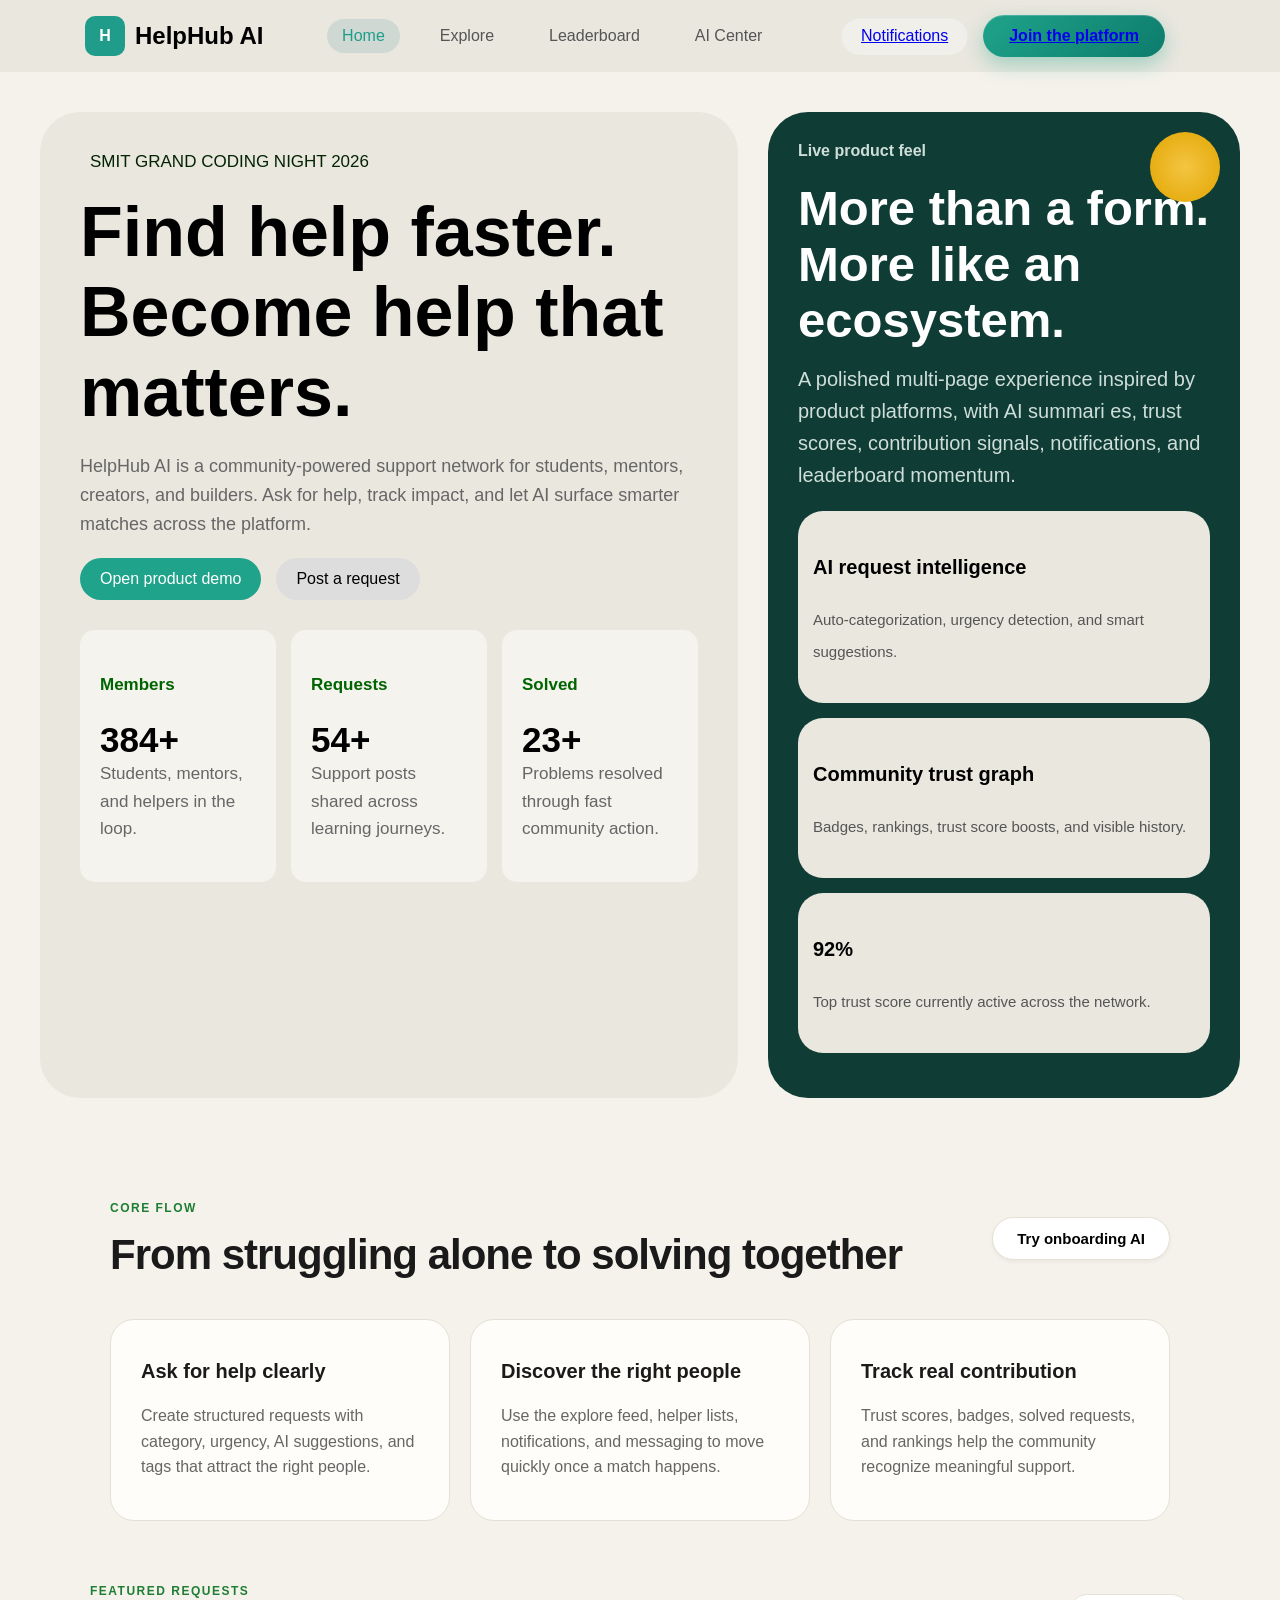
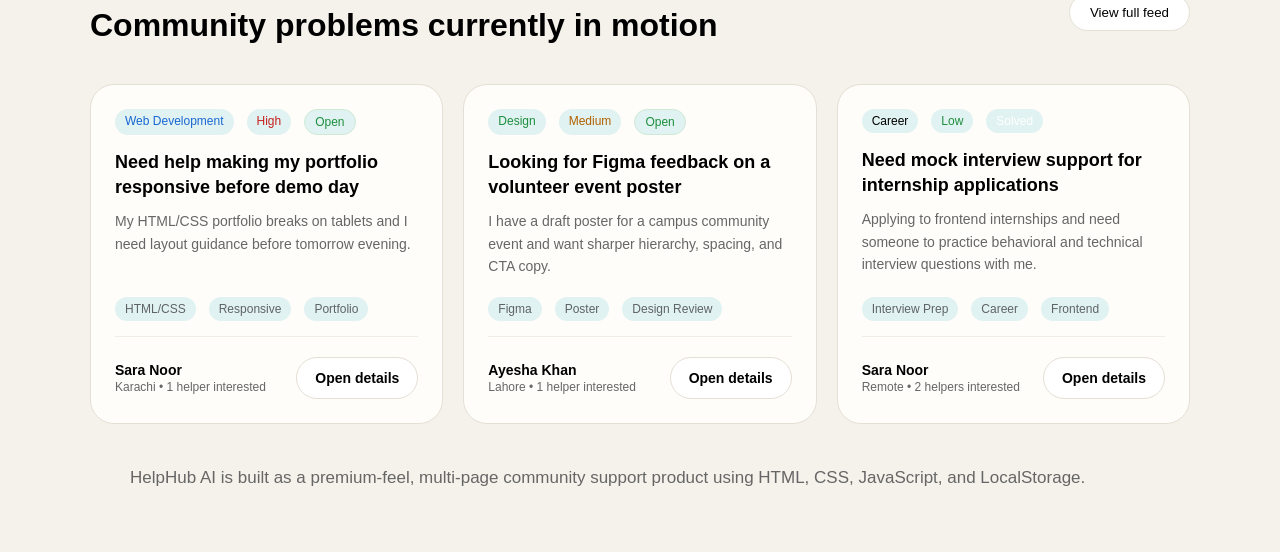
<file: index.html>
<!DOCTYPE html>
<html lang="en">
<head>
    <meta charset="UTF-8">
    <meta name="viewport" content="width=device-width, initial-scale=1.0">
    <title>HelpHub</title>
    <link rel="stylesheet" href="style.css">
</head>

<body>
    <header class="header">
        <div class="container">

            <!-- Logo -->
            <div class="logo">
                <div class="logo-box">H</div>
                <h2>HelpHub AI</h2>
            </div>

            <!-- Nav Links -->
            <nav class="nav">
                <a href="./index.html" class="active">Home</a>
                <a href="./explore.html">Explore</a>
                <a href="#">Leaderboard</a>
                <a href="#">AI Center</a>
            </nav>

            <!-- Right Side -->
            <div class="right">
                <button class="signal-btn"><a href="./notification.html">Notifications</a></button>
                <button class="join-btn"><a href="./platform.html"> Join the platform</a></button>
            </div>

        </div>
    </header>
    <!-- ----------------------------------------------------------------------------- -->

    <section class="hero">

        <!-- LEFT SIDE -->
        <div class="left">
            <span class="badge">SMIT GRAND CODING NIGHT 2026</span>

            <h1>
                <span class="blue">Find help faster.</span><br>
                Become help that matters.
            </h1>

            <p>
                HelpHub AI is a community-powered support network for students, mentors,
                creators, and builders. Ask for help, track impact, and let AI surface
                smarter matches across the platform.
            </p>

            <div class="buttons">
                <button class="primary">Open product demo</button>
                <button class="secondary">Post a request</button>
            </div>

            <!-- STATS -->
            <div class="cards">
                <div class="card">
                    <h5>Members</h5>
                    <h3>384+</h3>
                    <p>Students, mentors, and helpers in the loop.</p>
                </div>

                <div class="card">
                    <h5>Requests</h5>
                    <h3>54+</h3>
                    <p>Support posts shared across learning journeys.</p>
                </div>

                <div class="card">
                    <h5>Solved</h5>
                    <h3>23+</h3>
                    <p>Problems resolved through fast community action.</p>
                </div>
            </div>
        </div>


        <!-- RIGHT SIDE -->
        <div class="right-section">
            <div class="right-content">
                <h6 class="poka">Live product feel</h6>
                <h2>More than a form.<br>More like an ecosystem.</h2>

                <p>
                    A polished multi-page experience inspired by product platforms, with
                    AI summari es, trust scores, contribution signals, notifications, and
                    leaderboard momentum.
                </p>

                <div class="feature">
                    <h3>AI request intelligence</h3>
                    <p>Auto-categorization, urgency detection, and smart suggestions.</p>
                </div>

                <div class="feature">
                    <h3>Community trust graph</h3>
                    <p>Badges, rankings, trust score boosts, and visible history.</p>
                </div>

                <div class="feature">
                    <h3>92%</h3>
                    <p>Top trust score currently active across the network.</p>
                </div>
            </div>
        </div>

    </section>
    <!-- ------------------------------------------------------------------- -->
     <section class="core-flow">
    <div class="header-row">
        <div>
            <span class="eyebrow">CORE FLOW</span>
            <h1 class="main-title">From struggling alone to solving together</h1>
        </div>
        <button class="btn-pill">Try onboarding AI</button>
    </div>

    <div class="feature-grid">
        <div class="feature-card">
            <h3>Ask for help clearly</h3>
            <p>Create structured requests with category, urgency, AI suggestions, and tags that attract the right people.</p>
        </div>

        <div class="feature-card">
            <h3>Discover the right people</h3>
            <p>Use the explore feed, helper lists, notifications, and messaging to move quickly once a match happens.</p>
        </div>

        <div class="feature-card">
            <h3>Track real contribution</h3>
            <p>Trust scores, badges, solved requests, and rankings help the community recognize meaningful support.</p>
        </div>
    </div>
</section>
     <!-- ---------------------------------------------------------------------------- -->
    <section class="section-3">
        <div class="header-row">
            <div>
                <span class="eyebrow">FEATURED REQUESTS</span>
                <h2 class="section-title">Community problems currently in motion</h2>
            </div>
            <button class="btn-secondary">View full feed</button>
        </div>

        <div class="cards-grid">
            <div class="section-3-card">
                <div class="tag-group">
                    <span class="tag tag-blue">Web Development</span>
                    <span class="tag tag-red">High</span>
                    <span class="tag tag-outline">Open</span>
                </div>
                <h3 class="card-title">Need help making my portfolio responsive before demo day</h3>
                <p class="card-desc">My HTML/CSS portfolio breaks on tablets and I need layout guidance before tomorrow
                    evening.</p>
                <div class="tag-group small">
                    <span class="tag tag-muted">HTML/CSS</span>
                    <span class="tag tag-muted">Responsive</span>
                    <span class="tag tag-muted">Portfolio</span>
                </div>
                <div class="card-footer">
                    <div class="user-info">
                        <strong>Sara Noor</strong>
                        <p>Karachi • 1 helper interested</p>
                    </div>
                    <button class="btn-action">Open details</button>
                </div>
            </div>

            <div class="section-3-card">
                <div class="tag-group">
                    <span class="tag tag-green">Design</span>
                    <span class="tag tag-yellow">Medium</span>
                    <span class="tag tag-outline">Open</span>
                </div>
                <h3 class="card-title">Looking for Figma feedback on a volunteer event poster</h3>
                <p class="card-desc">I have a draft poster for a campus community event and want sharper hierarchy,
                    spacing, and CTA copy.</p>
                <div class="tag-group small">
                    <span class="tag tag-muted">Figma</span>
                    <span class="tag tag-muted">Poster</span>
                    <span class="tag tag-muted">Design Review</span>
                </div>
                <div class="card-footer">
                    <div class="user-info">
                        <strong>Ayesha Khan</strong>
                        <p>Lahore • 1 helper interested</p>
                    </div>
                    <button class="btn-action">Open details</button>
                </div>
            </div>

            <div class="section-3-card">
                <div class="tag-group">
                    <span class="tag tag-grey">Career</span>
                    <span class="tag tag-green">Low</span>
                    <span class="tag tag-solid-green">Solved</span>
                </div>
                <h3 class="card-title">Need mock interview support for internship applications</h3>
                <p class="card-desc">Applying to frontend internships and need someone to practice behavioral and
                    technical interview questions with me.</p>
                <div class="tag-group small">
                    <span class="tag tag-muted">Interview Prep</span>
                    <span class="tag tag-muted">Career</span>
                    <span class="tag tag-muted">Frontend</span>
                </div>
                <div class="card-footer">
                    <div class="user-info">
                        <strong>Sara Noor</strong>
                        <p>Remote • 2 helpers interested</p>
                    </div>
                    <button class="btn-action">Open details</button>
                </div>
            </div>
        </div>
    </section>
    <p class="last-para">HelpHub AI is built as a premium-feel, multi-page community support product using HTML, CSS, JavaScript, and LocalStorage.</p>
</body>

</html>
</file>
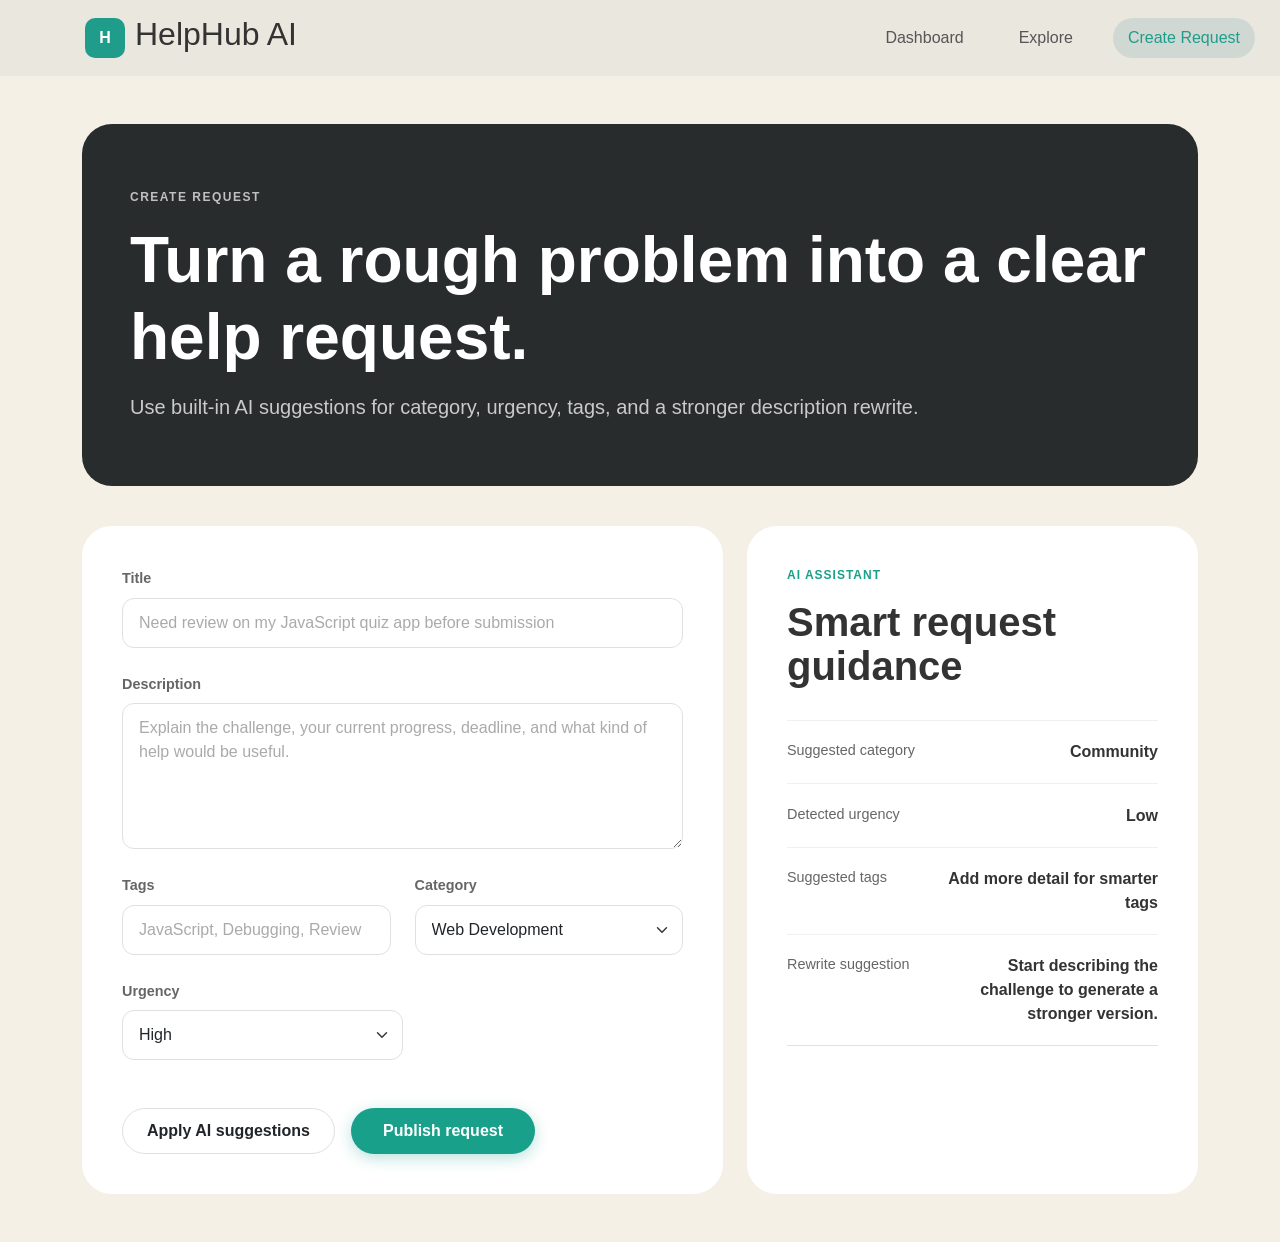
<file: createrequest.html>
<!DOCTYPE html>
<html lang="en">
<head>
    <meta charset="UTF-8">
    <meta name="viewport" content="width=device-width, initial-scale=1.0">
    <title>Create Request - HelpHub AI</title>
    <link href="https://cdn.jsdelivr.net/npm/bootstrap@5.3.0/dist/css/bootstrap.min.css" rel="stylesheet">
    <style>
        :root {
            --bg-color: #f5f0e6; /* Soft beige background */
            --dark-card: #282c2d;
            --accent-teal: #18a08b;
            --card-radius: 30px;
        }

        body {
            background-color: var(--bg-color);
            font-family: 'Inter', -apple-system, sans-serif;
            color: #333;
        }

        /* Hero Header */
        .hero-header {
            background-color: var(--dark-card);
            color: white;
            border-radius: var(--card-radius);
            padding: 4rem 3rem;
            margin-bottom: 2.5rem;
        }

        .hero-header .label {
            text-transform: uppercase;
            letter-spacing: 1.5px;
            font-size: 0.75rem;
            font-weight: 800;
            opacity: 0.7;
            margin-bottom: 1rem;
            display: block;
        }

        /* Card Styling */
        .glass-card {
            background: white;
            border: none;
            border-radius: var(--card-radius);
            padding: 2.5rem;
            height: 100%;
        }

        /* Form Controls */
        label {
            font-weight: 600;
            font-size: 0.9rem;
            color: #666;
            margin-bottom: 0.5rem;
        }

        .form-control, .form-select {
            border-radius: 12px;
            padding: 0.75rem 1rem;
            border: 1px solid #e0e0e0;
            background-color: #fff;
        }

        .form-control::placeholder {
            color: #aaa;
        }

        /* Buttons */
        .btn-apply {
            border-radius: 50px;
            padding: 0.6rem 1.5rem;
            border: 1px solid #e0e0e0;
            font-weight: 600;
            background: white;
        }

        .btn-publish {
            border-radius: 50px;
            padding: 0.6rem 2rem;
            background-color: var(--accent-teal);
            border: none;
            color: white;
            font-weight: 600;
            box-shadow: 0 4px 15px rgba(24, 160, 139, 0.3);
        }

        /* AI Side Panel */
        .ai-label {
            color: var(--accent-teal);
            font-size: 0.75rem;
            font-weight: 800;
            letter-spacing: 1px;
            margin-bottom: 1rem;
            display: block;
        }

        .ai-title {
            font-size: 2.5rem;
            font-weight: 800;
            line-height: 1.1;
            margin-bottom: 2rem;
        }

        .suggestion-row {
            display: flex;
            justify-content: space-between;
            align-items: flex-start;
            padding: 1.2rem 0;
            border-top: 1px solid #f0f0f0;
        }

        .suggestion-label {
            color: #666;
            font-size: 0.9rem;
        }

        .suggestion-value {
            font-weight: 700;
            text-align: right;
            max-width: 60%;
        }
               .header{
    width: 100%;
}
/* Header */
.container-header {
    background: #eae7df;
    padding: 15px 25px;
    display: flex;
    align-items: center;
    justify-content: space-between;
}

/* Logo */
.logo {
    display: flex;
    margin-left: 60px;
    cursor: pointer;
    align-items: center;
    gap: 10px;

}

.logo-box {
    background: #1f9d8a;
    color: white;
    width: 40px;
    height: 40px;
    border-radius: 10px;
    display: flex;
    align-items: center;
    justify-content: center;
    font-weight: bold;
}

/* Nav */
.nav {
    display: flex;
    gap: 25px;
}

.nav a {
    text-decoration: none;
    color: #555;
    font-weight: 500;
    padding: 8px 15px;
    border-radius: 20px;
}

.nav a.active {
    background: #cfd8d3;
    color: #1f9d8a;
}

/* Right side */
.right {
    display: flex;
    align-items: center;
    gap: 15px;
}



/* Live community signals (left button) */
.signal-btn {
    border: none;
    background: #f1efea;
    padding: 10px 20px;
    border-radius: 999px;
    color: #6b6b6b;
    font-size: 16px;
    cursor: pointer;
    box-shadow: inset 0 1px 2px rgba(0, 0, 0, 0.05);
}

/* Join the platform (right button) */
.join-btn {
    border: none;
    background: linear-gradient(135deg, #1fa38a, #0d7c6c);
    color: white;
    margin-right: 90px;
    padding: 12px 26px;
    border-radius: 999px;
    cursor: pointer;
    font-weight: 600;
    font-size: 16px;

    /* THIS is the key part */
    box-shadow:
        0 8px 20px rgba(31, 163, 138, 0.35),
        inset 0 1px 0 rgba(255, 255, 255, 0.2);
}

/* Hover effect (important for premium feel) */
.join-btn:hover {
    transform: translateY(-1px);
    box-shadow:
        0 10px 25px rgba(31, 163, 138, 0.45),
        inset 0 1px 0 rgba(255, 255, 255, 0.2);
}

.signal-btn:hover {
    background: #e7e5df;
}
    </style>
</head>
<body>
<header class="header">
        <div class="container-header">

            <!-- Logo -->
            <div class="logo">
                <div class="logo-box">H</div>
                <h2>HelpHub AI</h2>
            </div>

            <!-- Nav Links -->
            <nav class="nav">
                <a href="./dashboard.html" >Dashboard</a>
                <a href="./explore.html">Explore</a>
                <a href="./createrequest.html" class="active">Create Request</a>
               
            </nav>

        

        </div>
    </header>
<div class="container py-5">
    <div class="hero-header">
        <span class="label">Create Request</span>
        <h1 class="display-3 fw-bold mb-3">Turn a rough problem into a clear help request.</h1>
        <p class="lead opacity-75 mb-0">Use built-in AI suggestions for category, urgency, tags, and a stronger description rewrite.</p>
    </div>

    <div class="row g-4">
        <div class="col-lg-7">
            <div class="glass-card">
                <form>
                    <div class="mb-4">
                        <label for="title">Title</label>
                        <input type="text" class="form-control" id="title" placeholder="Need review on my JavaScript quiz app before submission">
                    </div>

                    <div class="mb-4">
                        <label for="description">Description</label>
                        <textarea class="form-control" id="description" rows="5" placeholder="Explain the challenge, your current progress, deadline, and what kind of help would be useful."></textarea>
                    </div>

                    <div class="row mb-4">
                        <div class="col-md-6">
                            <label for="tags">Tags</label>
                            <input type="text" class="form-control" id="tags" placeholder="JavaScript, Debugging, Review">
                        </div>
                        <div class="col-md-6">
                            <label for="category">Category</label>
                            <select class="form-select" id="category">
                                <option selected>Web Development</option>
                                <option>Design</option>
                                <option>Career</option>
                            </select>
                        </div>
                    </div>

                    <div class="mb-5 w-50">
                        <label for="urgency">Urgency</label>
                        <select class="form-select" id="urgency">
                            <option selected>High</option>
                            <option>Medium</option>
                            <option>Low</option>
                        </select>
                    </div>

                    <div class="d-flex gap-3">
                        <button type="button" class="btn btn-apply">Apply AI suggestions</button>
                        <button type="submit" class="btn btn-publish">Publish request</button>
                    </div>
                </form>
            </div>
        </div>

        <div class="col-lg-5">
            <div class="glass-card">
                <span class="ai-label">AI ASSISTANT</span>
                <h2 class="ai-title">Smart request guidance</h2>

                <div class="suggestion-list">
                    <div class="suggestion-row">
                        <span class="suggestion-label">Suggested category</span>
                        <span class="suggestion-value">Community</span>
                    </div>
                    <div class="suggestion-row">
                        <span class="suggestion-label">Detected urgency</span>
                        <span class="suggestion-value">Low</span>
                    </div>
                    <div class="suggestion-row">
                        <span class="suggestion-label">Suggested tags</span>
                        <span class="suggestion-value">Add more detail for smarter tags</span>
                    </div>
                    <div class="suggestion-row border-bottom mb-2">
                        <span class="suggestion-label">Rewrite suggestion</span>
                        <span class="suggestion-value">Start describing the challenge to generate a stronger version.</span>
                    </div>
                </div>
            </div>
        </div>
    </div>
</div>

<script src="https://cdn.jsdelivr.net/npm/bootstrap@5.3.0/dist/js/bootstrap.bundle.min.js"></script>
</body>
</html>
</file>
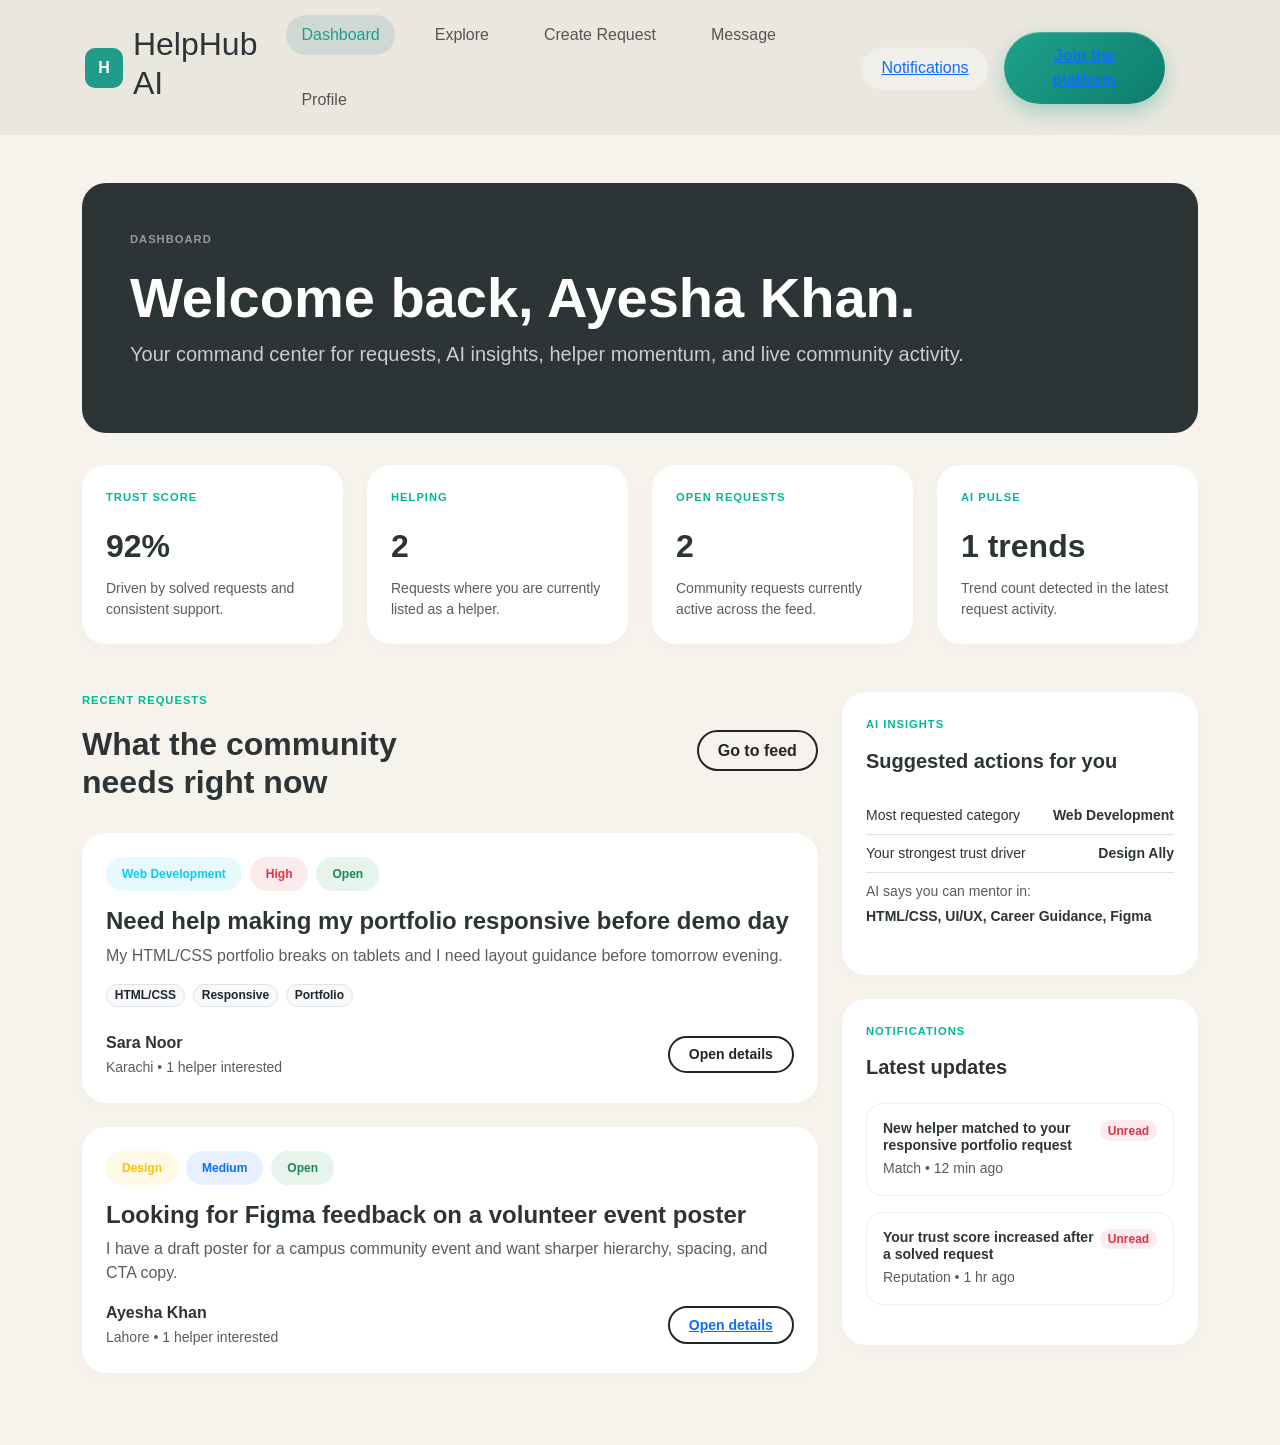
<file: dashboard.html>
<!DOCTYPE html>
<html lang="en">
<head>
    <meta charset="UTF-8">
    <meta name="viewport" content="width=device-width, initial-scale=1.0">
    <title>HelpHub AI - Dashboard</title>
    <link href="https://cdn.jsdelivr.net/npm/bootstrap@5.3.0/dist/css/bootstrap.min.css" rel="stylesheet">
    <style>
        :root {
            --bg-color: #f6f3ed;
            --dark-card: #2d3436;
            --accent-green: #00b894;
        }

        body {
            background-color: var(--bg-color);
            font-family: 'Segoe UI', Tahoma, Geneva, Verdana, sans-serif;
            color: #2d3436;
        }

        .custom-card {
            border: none;
            border-radius: 24px;
            background: white;
            box-shadow: 0 4px 12px rgba(0,0,0,0.02);
        }

        .hero-section {
            background-color: var(--dark-card);
            border-radius: 24px;
            padding: 3rem;
            color: white;
            margin-bottom: 2rem;
        }

        .stat-card {
            padding: 1.5rem;
            height: 100%;
        }

        .stat-value {
            font-size: 2rem;
            font-weight: 700;
            margin-bottom: 0.5rem;
        }

        .badge-custom {
            padding: 0.5rem 1rem;
            border-radius: 50px;
            font-weight: 600;
            font-size: 0.75rem;
            text-transform: capitalize;
        }

        .btn-outline-dark {
            border-radius: 50px;
            border-width: 2px;
            font-weight: 600;
            padding: 0.4rem 1.2rem;
        }

        .notification-item {
            background: #fff;
            border: 1px solid #eee;
            border-radius: 16px;
            padding: 1rem;
            margin-bottom: 1rem;
        }

        .small-caps {
            text-transform: uppercase;
            letter-spacing: 1px;
            font-weight: 800;
            font-size: 0.7rem;
            color: var(--accent-green);
        }
        .header{
    width: 100%;
}
/* Header */
.container-header {
    background: #eae7df;
    padding: 15px 25px;
    display: flex;
    align-items: center;
    justify-content: space-between;
}

/* Logo */
.logo {
    display: flex;
    margin-left: 60px;
    cursor: pointer;
    align-items: center;
    gap: 10px;

}

.logo-box {
    background: #1f9d8a;
    color: white;
    width: 40px;
    height: 40px;
    border-radius: 10px;
    display: flex;
    align-items: center;
    justify-content: center;
    font-weight: bold;
}

/* Nav */
.nav {
    display: flex;
    gap: 25px;
}

.nav a {
    text-decoration: none;
    color: #555;
    font-weight: 500;
    padding: 8px 15px;
    border-radius: 20px;
}

.nav a.active {
    background: #cfd8d3;
    color: #1f9d8a;
}

/* Right side */
.right {
    display: flex;
    align-items: center;
    gap: 15px;
}



/* Live community signals (left button) */
.signal-btn {
    border: none;
    background: #f1efea;
    padding: 10px 20px;
    border-radius: 999px;
    color: #6b6b6b;
    font-size: 16px;
    cursor: pointer;
    box-shadow: inset 0 1px 2px rgba(0, 0, 0, 0.05);
}

/* Join the platform (right button) */
.join-btn {
    border: none;
    background: linear-gradient(135deg, #1fa38a, #0d7c6c);
    color: white;
    margin-right: 90px;
    padding: 12px 26px;
    border-radius: 999px;
    cursor: pointer;
    font-weight: 600;
    font-size: 16px;

    /* THIS is the key part */
    box-shadow:
        0 8px 20px rgba(31, 163, 138, 0.35),
        inset 0 1px 0 rgba(255, 255, 255, 0.2);
}

/* Hover effect (important for premium feel) */
.join-btn:hover {
    transform: translateY(-1px);
    box-shadow:
        0 10px 25px rgba(31, 163, 138, 0.45),
        inset 0 1px 0 rgba(255, 255, 255, 0.2);
}

.signal-btn:hover {
    background: #e7e5df;
}

    </style>
</head>
<body>
<header class="header">
        <div class="container-header">

            <!-- Logo -->
            <div class="logo">
                <div class="logo-box">H</div>
                <h2>HelpHub AI</h2>
            </div>

            <!-- Nav Links -->
            <nav class="nav">
                <a href="./dashboard.html" class="active">Dashboard</a>
                <a href="./explore.html">Explore</a>
                <a href="./createrequest.html">Create Request</a>
                <a href="./message.html">Message</a>
                <a href="./profile.html">Profile</a>
            </nav>

            <!-- Right Side -->
            <div class="right">
                <button class="signal-btn"><a href="./notification.html">Notifications</a></button>
                <button class="join-btn"><a href="./platform.html">Join the platform</a></button>
            </div>

        </div>
    </header>
    
<div class="container py-5">
    <header class="hero-section">
        <p class="small-caps text-white-50">Dashboard</p>
        <h1 class="display-4 fw-bold">Welcome back, Ayesha Khan.</h1>
        <p class="lead opacity-75">Your command center for requests, AI insights, helper momentum, and live community activity.</p>
    </header>

    <div class="row g-4 mb-5">
        <div class="col-md-3">
            <div class="custom-card stat-card">
                <p class="small-caps">Trust Score</p>
                <div class="stat-value">92%</div>
                <p class="text-muted small mb-0">Driven by solved requests and consistent support.</p>
            </div>
        </div>
        <div class="col-md-3">
            <div class="custom-card stat-card">
                <p class="small-caps">Helping</p>
                <div class="stat-value">2</div>
                <p class="text-muted small mb-0">Requests where you are currently listed as a helper.</p>
            </div>
        </div>
        <div class="col-md-3">
            <div class="custom-card stat-card">
                <p class="small-caps">Open Requests</p>
                <div class="stat-value">2</div>
                <p class="text-muted small mb-0">Community requests currently active across the feed.</p>
            </div>
        </div>
        <div class="col-md-3">
            <div class="custom-card stat-card">
                <p class="small-caps">AI Pulse</p>
                <div class="stat-value">1 trends</div>
                <p class="text-muted small mb-0">Trend count detected in the latest request activity.</p>
            </div>
        </div>
    </div>

    <div class="row g-4">
        <div class="col-lg-8">
            <div class="d-flex justify-content-between align-items-center mb-4">
                <div>
                    <p class="small-caps">Recent Requests</p>
                    <h2 class="fw-bold">What the community <br>needs right now</h2>
                </div>
                <button class="btn btn-outline-dark">Go to feed</button>
            </div>

            <div class="custom-card p-4 mb-4">
                <div class="d-flex gap-2 mb-3">
                    <span class="badge-custom bg-info bg-opacity-10 text-info">Web Development</span>
                    <span class="badge-custom bg-danger bg-opacity-10 text-danger">High</span>
                    <span class="badge-custom bg-success bg-opacity-10 text-success">Open</span>
                </div>
                <h4 class="fw-bold">Need help making my portfolio responsive before demo day</h4>
                <p class="text-muted">My HTML/CSS portfolio breaks on tablets and I need layout guidance before tomorrow evening.</p>
                <div class="d-flex gap-2 mb-4">
                    <span class="badge bg-light text-dark rounded-pill border">HTML/CSS</span>
                    <span class="badge bg-light text-dark rounded-pill border">Responsive</span>
                    <span class="badge bg-light text-dark rounded-pill border">Portfolio</span>
                </div>
                <div class="d-flex justify-content-between align-items-center">
                    <div>
                        <p class="mb-0 fw-bold">Sara Noor</p>
                        <small class="text-muted">Karachi • 1 helper interested</small>
                    </div>
                    <button class="btn btn-outline-dark btn-sm">Open details</button>
                </div>
            </div>

            <div class="custom-card p-4 mb-4">
                <div class="d-flex gap-2 mb-3">
                    <span class="badge-custom bg-warning bg-opacity-10 text-warning">Design</span>
                    <span class="badge-custom bg-primary bg-opacity-10 text-primary">Medium</span>
                    <span class="badge-custom bg-success bg-opacity-10 text-success">Open</span>
                </div>
                <h4 class="fw-bold">Looking for Figma feedback on a volunteer event poster</h4>
                <p class="text-muted">I have a draft poster for a campus community event and want sharper hierarchy, spacing, and CTA copy.</p>
                <div class="d-flex justify-content-between align-items-center">
                    <div>
                        <p class="mb-0 fw-bold">Ayesha Khan</p>
                        <small class="text-muted">Lahore • 1 helper interested</small>
                    </div>
                    <button class="btn btn-outline-dark btn-sm"><a href="./details.html">Open details</a></button>
                </div>
            </div>
        </div>

        <div class="col-lg-4">
            <div class="custom-card p-4 mb-4">
                <p class="small-caps">AI Insights</p>
                <h5 class="fw-bold mb-4">Suggested actions for you</h5>
                <ul class="list-unstyled small">
                    <li class="d-flex justify-content-between border-bottom py-2">
                        <span>Most requested category</span>
                        <span class="fw-bold">Web Development</span>
                    </li>
                    <li class="d-flex justify-content-between border-bottom py-2">
                        <span>Your strongest trust driver</span>
                        <span class="fw-bold">Design Ally</span>
                    </li>
                    <li class="py-2">
                        <span class="d-block text-muted mb-1">AI says you can mentor in:</span>
                        <span class="fw-bold">HTML/CSS, UI/UX, Career Guidance, Figma</span>
                    </li>
                </ul>
            </div>

            <div class="custom-card p-4">
                <p class="small-caps">Notifications</p>
                <h5 class="fw-bold mb-4">Latest updates</h5>
                
                <div class="notification-item">
                    <div class="d-flex justify-content-between align-items-start">
                        <h6 class="small fw-bold mb-1">New helper matched to your responsive portfolio request</h6>
                        <span class="badge bg-danger bg-opacity-10 text-danger rounded-pill x-small">Unread</span>
                    </div>
                    <small class="text-muted d-block">Match • 12 min ago</small>
                </div>

                <div class="notification-item">
                    <div class="d-flex justify-content-between align-items-start">
                        <h6 class="small fw-bold mb-1">Your trust score increased after a solved request</h6>
                        <span class="badge bg-danger bg-opacity-10 text-danger rounded-pill x-small">Unread</span>
                    </div>
                    <small class="text-muted d-block">Reputation • 1 hr ago</small>
                </div>
            </div>
        </div>
    </div>
</div>

<script src="https://cdn.jsdelivr.net/npm/bootstrap@5.3.0/dist/js/bootstrap.bundle.min.js"></script>
</body>
</html>
</file>
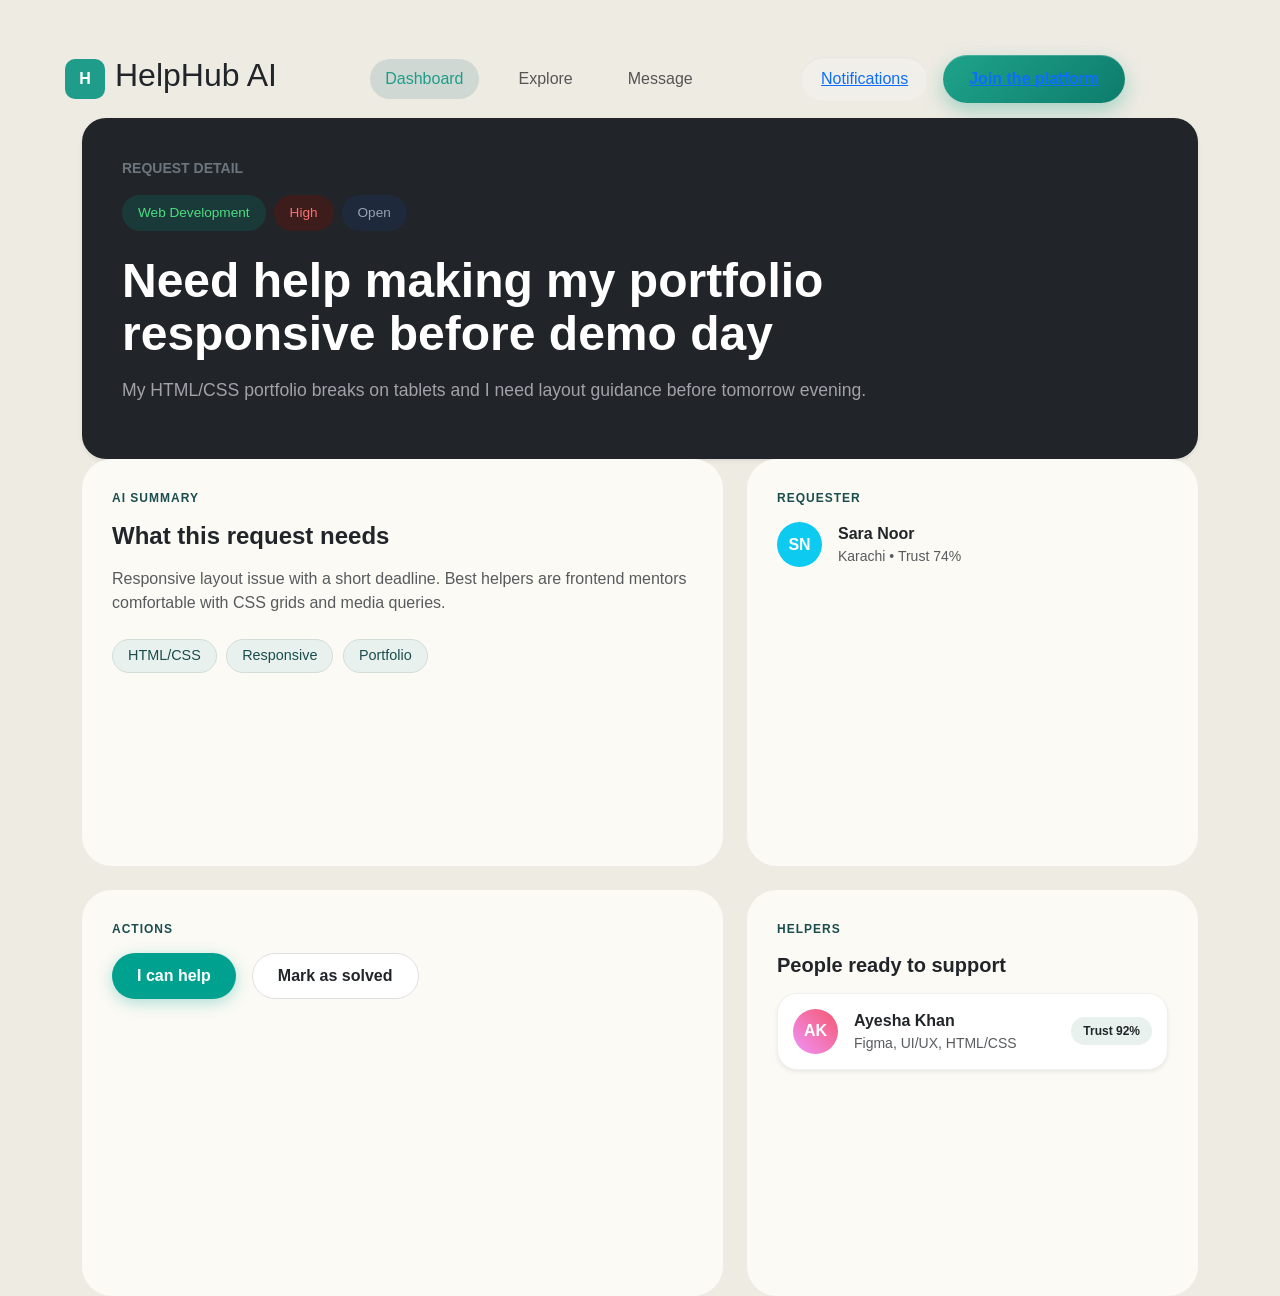
<file: details.html>
<!DOCTYPE html>
<html lang="en">
<head>
    <meta charset="UTF-8">
    <meta name="viewport" content="width=device-width, initial-scale=1.0">
    <title>Request Detail Section</title>
    <link href="https://cdn.jsdelivr.net/npm/bootstrap@5.3.0/dist/css/bootstrap.min.css" rel="stylesheet">
    <style>
        body { background-color: #f8f7f2; padding: 50px; }
        
        /* Custom styling for the dark header card */
        .request-header-card {
            background-color: #212529;
            color: white;
            border-radius: 24px;
            padding: 40px;
        }

        .badge-custom {
            padding: 8px 16px;
            border-radius: 20px;
            font-size: 0.85rem;
            font-weight: 500;
        }

        .badge-web { background-color: #1a3a3a; color: #4ade80; }
        .badge-priority { background-color: #3d1c1c; color: #f87171; }
        .badge-status { background-color: #1e293b; color: #94a3b8; }

        .request-title {
            font-weight: 700;
            font-size: 3rem;
            line-height: 1.1;
            margin-top: 1.5rem;
        }

        .request-description {
            color: #a1a1aa;
            font-size: 1.1rem;
            margin-top: 1rem;
        }
        .header{
            width: 100%;
            margin-top: 0px;
            /* background-color:; */
        }
        .container-header {
    /* background: #eae7df; */
    padding: 15px 25px;
    display: flex;
    align-items: center;
    justify-content: space-between;
}

/* Logo */
.logo {
    display: flex;
    /* margin-left: 60px; */
    cursor: pointer;
    align-items: center;
    gap: 10px;

}

.logo-box {
    background: #1f9d8a;
    color: white;
    width: 40px;
    height: 40px;
    border-radius: 10px;
    display: flex;
    align-items: center;
    justify-content: center;
    font-weight: bold;
}

/* Nav */
.nav {
    display: flex;
    gap: 25px;
}

.nav a {
    text-decoration: none;
    color: #555;
    font-weight: 500;
    padding: 8px 15px;
    border-radius: 20px;
}

.nav a.active {
    background: #cfd8d3;
    color: #1f9d8a;
}

/* Right side */
.right {
    display: flex;
    align-items: center;
    gap: 15px;
}



/* Live community signals (left button) */
.signal-btn {
    border: none;
    background: #f1efea;
    padding: 10px 20px;
    border-radius: 999px;
    color: #6b6b6b;
    font-size: 16px;
    cursor: pointer;
    box-shadow: inset 0 1px 2px rgba(0, 0, 0, 0.05);
}

/* Join the platform (right button) */
.join-btn {
    border: none;
    background: linear-gradient(135deg, #1fa38a, #0d7c6c);
    color: white;
    margin-right: 90px;
    padding: 12px 26px;
    border-radius: 999px;
    cursor: pointer;
    font-weight: 600;
    font-size: 16px;

    /* THIS is the key part */
    box-shadow:
        0 8px 20px rgba(31, 163, 138, 0.35),
        inset 0 1px 0 rgba(255, 255, 255, 0.2);
}

/* Hover effect (important for premium feel) */
.join-btn:hover {
    transform: translateY(-1px);
    box-shadow:
        0 10px 25px rgba(31, 163, 138, 0.45),
        inset 0 1px 0 rgba(255, 255, 255, 0.2);
}

.signal-btn:hover {
    background: #e7e5df;
}
    </style>
</head>
<body>
<header class="header">
        <div class="container-header">

            <!-- Logo -->
            <div class="logo">
                <div class="logo-box">H</div>
                <h2>HelpHub AI</h2>
            </div>

            <!-- Nav Links -->
            <nav class="nav">
                <a href="./dashboard.html" class="active">Dashboard</a>
                <a href="./explore.html">Explore</a>
                <a href="./message.html">Message</a>
            </nav>

            <!-- Right Side -->
            <div class="right">
                <button class="signal-btn"><a href="./notification.html">Notifications</a></button>
                <button class="join-btn"><a href="./profile.html">Join the platform</a></button>
            </div>

        </div>
    </header>

<div class="container">
    <div class="row">
        <div class="col-12">
            <div class="request-header-card shadow-sm">
                <p class="text-uppercase fw-bold small tracking-widest text-secondary mb-3">Request Detail</p>
                
                <div class="d-flex gap-2 mb-4">
                    <span class="badge-custom badge-web">Web Development</span>
                    <span class="badge-custom badge-priority">High</span>
                    <span class="badge-custom badge-status">Open</span>
                </div>

                <h1 class="request-title">Need help making my portfolio<br>responsive before demo day</h1>
                
                <p class="request-description">
                    My HTML/CSS portfolio breaks on tablets and I need layout guidance before tomorrow evening.
                </p>
            </div>
        </div>
    </div>
</div>
<style>
        body { background-color: #eeebe3; padding: 40px; font-family: sans-serif; }

        /* Card Styling */
        .custom-card {
            background-color: #fbfaf5;
            border: none;
            border-radius: 30px;
            padding: 30px;
            height: 100%;
        }

        .section-label {
            font-size: 0.75rem;
            font-weight: 700;
            letter-spacing: 1px;
            color: #1a4d4d;
            text-transform: uppercase;
            margin-bottom: 15px;
        }

        /* Tags */
        .skill-tag {
            background-color: #e9f1ee;
            color: #1a4d4d;
            border-radius: 50px;
            padding: 5px 15px;
            font-size: 0.9rem;
            border: 1px solid #d1deda;
            display: inline-block;
            margin-right: 5px;
        }

        /* Buttons */
        .btn-teal {
            background-color: #00a18e;
            color: white;
            border-radius: 50px;
            padding: 10px 25px;
            font-weight: 600;
            border: none;
            box-shadow: 0 4px 15px rgba(0, 161, 142, 0.3);
        }

        .btn-outline-custom {
            background: white;
            border: 1px solid #e0e0e0;
            border-radius: 50px;
            padding: 10px 25px;
            font-weight: 600;
        }

        /* Helper Inner Card */
        .helper-item {
            background: white;
            border-radius: 20px;
            padding: 15px;
            border: 1px solid #f0f0f0;
        }

        .avatar {
            width: 45px;
            height: 45px;
            border-radius: 50%;
            display: flex;
            align-items: center;
            justify-content: center;
            font-weight: bold;
            color: white;
        }
    </style>
</head>
<body>

<div class="container">
    <div class="row g-4">
        <div class="col-md-7">
            <div class="custom-card mb-4">
                <div class="section-label">AI Summary</div>
                <h4 class="fw-bold mb-3">What this request needs</h4>
                <p class="text-muted">Responsive layout issue with a short deadline. Best helpers are frontend mentors comfortable with CSS grids and media queries.</p>
                <div class="mt-4">
                    <span class="skill-tag">HTML/CSS</span>
                    <span class="skill-tag">Responsive</span>
                    <span class="skill-tag">Portfolio</span>
                </div>
            </div>

            <div class="custom-card">
                <div class="section-label">Actions</div>
                <div class="d-flex gap-3">
                    <button class="btn btn-teal">I can help</button>
                    <button class="btn btn-outline-custom">Mark as solved</button>
                </div>
            </div>
        </div>

        <div class="col-md-5">
            <div class="custom-card mb-4">
                <div class="section-label">Requester</div>
                <div class="d-flex align-items-center">
                    <div class="avatar bg-info me-3">SN</div>
                    <div>
                        <div class="fw-bold">Sara Noor</div>
                        <div class="small text-muted">Karachi • Trust 74%</div>
                    </div>
                </div>
            </div>

            <div class="custom-card">
                <div class="section-label">Helpers</div>
                <h5 class="fw-bold mb-3">People ready to support</h5>
                
                <div class="helper-item d-flex align-items-center justify-content-between shadow-sm">
                    <div class="d-flex align-items-center">
                        <div class="avatar bg-warning me-3" style="background: linear-gradient(45deg, #f093fb 0%, #f5576c 100%);">AK</div>
                        <div>
                            <div class="fw-bold">Ayesha Khan</div>
                            <div class="small text-muted">Figma, UI/UX, HTML/CSS</div>
                        </div>
                    </div>
                    <span class="badge rounded-pill text-dark" style="background-color: #e9f1ee; padding: 8px 12px;">Trust 92%</span>
                </div>
            </div>
        </div>
    </div>
</div>
<script src="https://cdn.jsdelivr.net/npm/bootstrap@5.3.0/dist/js/bootstrap.bundle.min.js"></script>
</body>
</html>
</file>
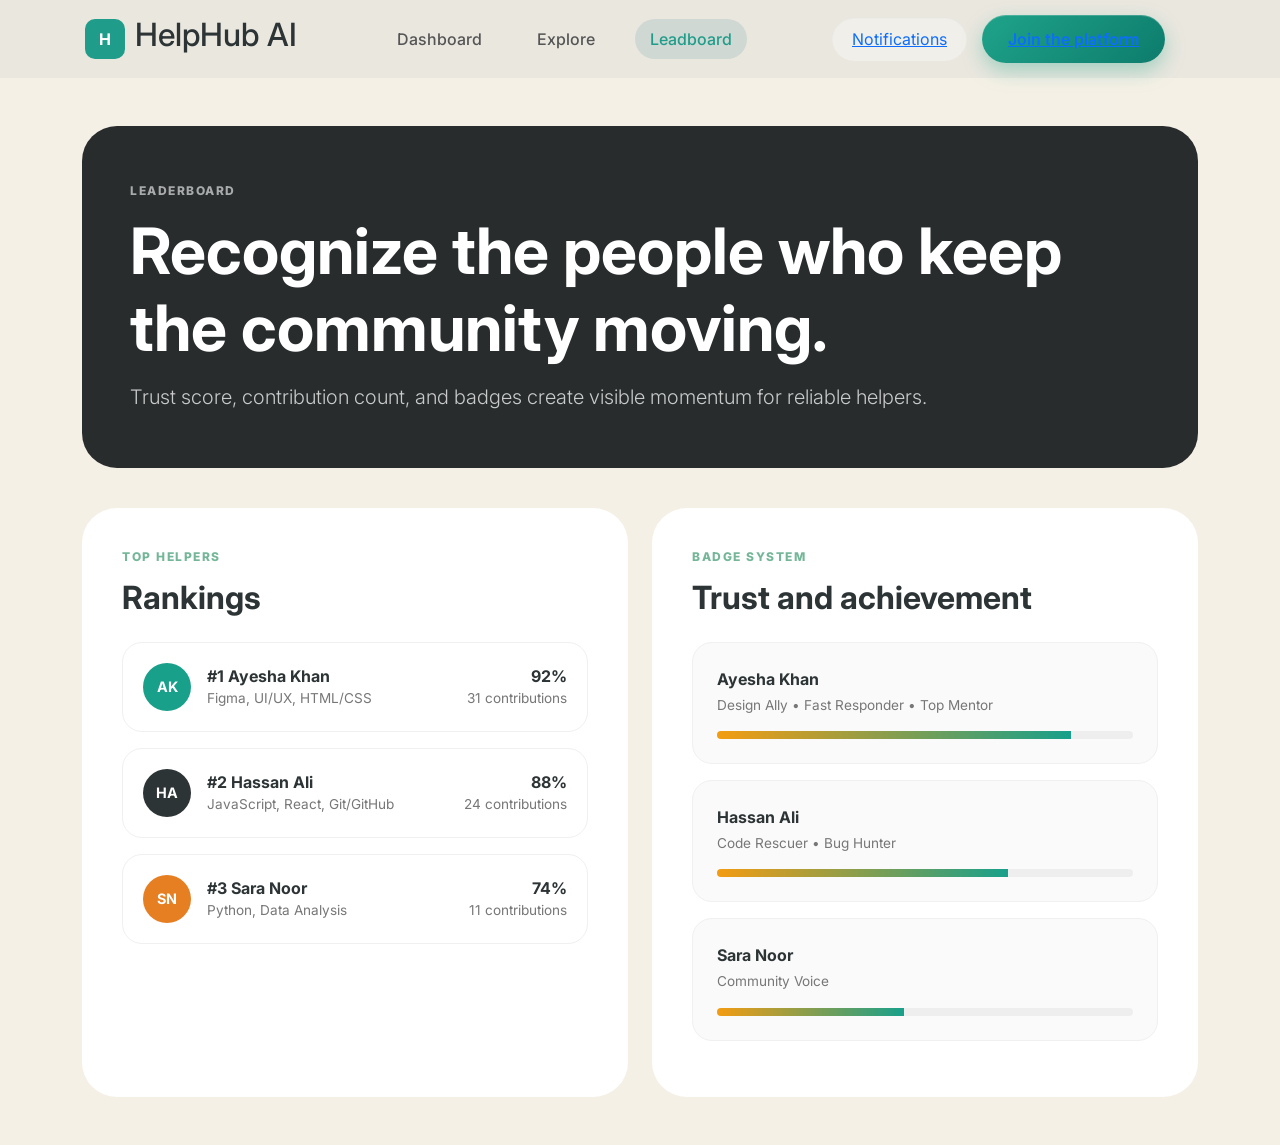
<file: leadboard.html>
<!DOCTYPE html>
<html lang="en">
<head>
    <meta charset="UTF-8">
    <meta name="viewport" content="width=device-width, initial-scale=1.0">
    <title>Leaderboard - HelpHub AI</title>
    <link href="https://cdn.jsdelivr.net/npm/bootstrap@5.3.0/dist/css/bootstrap.min.css" rel="stylesheet">
    <link href="https://fonts.googleapis.com/css2?family=Inter:wght@400;600;700;800&display=swap" rel="stylesheet">
    <style>
        :root {
            --bg-page: #f5f0e6;
            --dark-header: #282c2d;
            --accent-teal: #18a08b;
            --card-radius: 35px;
            --inner-radius: 20px;
        }

        body {
            background-color: var(--bg-page);
            font-family: 'Inter', sans-serif;
            color: #2d3436;
        }

        /* Hero Banner */
        .hero-banner {
            background-color: var(--dark-header);
            color: white;
            border-radius: var(--card-radius);
            padding: 3.5rem 3rem;
            margin-bottom: 2.5rem;
        }

        .label-caps {
            text-transform: uppercase;
            letter-spacing: 1.5px;
            font-size: 0.75rem;
            font-weight: 800;
            opacity: 0.6;
            display: block;
            margin-bottom: 0.8rem;
        }

        /* Main Cards */
        .leaderboard-card {
            background: #fff;
            border: none;
            border-radius: var(--card-radius);
            padding: 2.5rem;
            height: 100%;
        }

        /* Rankings List */
        .rank-item {
            border: 1px solid #f0f0f0;
            border-radius: var(--inner-radius);
            padding: 1.25rem;
            margin-bottom: 1rem;
            display: flex;
            align-items: center;
            transition: transform 0.2s;
        }

        .rank-item:hover {
            background-color: #fafafa;
        }

        .avatar {
            width: 48px;
            height: 48px;
            border-radius: 50%;
            display: flex;
            align-items: center;
            justify-content: center;
            color: white;
            font-weight: 700;
            font-size: 0.9rem;
            margin-right: 1rem;
        }

        /* Achievement Progress Card */
        .achievement-subcard {
            background-color: #fafafa;
            border: 1px solid #f0f0f0;
            border-radius: var(--inner-radius);
            padding: 1.5rem;
            margin-bottom: 1rem;
        }

        .custom-progress {
            height: 8px;
            border-radius: 10px;
            background-color: #eee;
            overflow: hidden;
            margin-top: 1rem;
        }

        .progress-fill {
            height: 100%;
            background: linear-gradient(90deg, #f39c12 0%, #18a08b 100%);
        }

        .small-text {
            font-size: 0.85rem;
            color: #777;
        }
           .header{
    width: 100%;
}
/* Header */
.container-header {
    background: #eae7df;
    padding: 15px 25px;
    display: flex;
    align-items: center;
    justify-content: space-between;
}

/* Logo */
.logo {
    display: flex;
    margin-left: 60px;
    cursor: pointer;
    align-items: center;
    gap: 10px;

}

.logo-box {
    background: #1f9d8a;
    color: white;
    width: 40px;
    height: 40px;
    border-radius: 10px;
    display: flex;
    align-items: center;
    justify-content: center;
    font-weight: bold;
}

/* Nav */
.nav {
    display: flex;
    gap: 25px;
}

.nav a {
    text-decoration: none;
    color: #555;
    font-weight: 500;
    padding: 8px 15px;
    border-radius: 20px;
}

.nav a.active {
    background: #cfd8d3;
    color: #1f9d8a;
}

/* Right side */
.right {
    display: flex;
    align-items: center;
    gap: 15px;
}



/* Live community signals (left button) */
.signal-btn {
    border: none;
    background: #f1efea;
    padding: 10px 20px;
    border-radius: 999px;
    color: #6b6b6b;
    font-size: 16px;
    cursor: pointer;
    box-shadow: inset 0 1px 2px rgba(0, 0, 0, 0.05);
}

/* Join the platform (right button) */
.join-btn {
    border: none;
    background: linear-gradient(135deg, #1fa38a, #0d7c6c);
    color: white;
    margin-right: 90px;
    padding: 12px 26px;
    border-radius: 999px;
    cursor: pointer;
    font-weight: 600;
    font-size: 16px;

    /* THIS is the key part */
    box-shadow:
        0 8px 20px rgba(31, 163, 138, 0.35),
        inset 0 1px 0 rgba(255, 255, 255, 0.2);
}

/* Hover effect (important for premium feel) */
.join-btn:hover {
    transform: translateY(-1px);
    box-shadow:
        0 10px 25px rgba(31, 163, 138, 0.45),
        inset 0 1px 0 rgba(255, 255, 255, 0.2);
}

.signal-btn:hover {
    background: #e7e5df;
}
    </style>
</head>
<body>
<header class="header">
        <div class="container-header">

            <!-- Logo -->
            <div class="logo">
                <div class="logo-box">H</div>
                <h2>HelpHub AI</h2>
            </div>

            <!-- Nav Links -->
            <nav class="nav">
                <a href="./dashboard.html" >Dashboard</a>
                <a href="./explore.html">Explore</a>
                <a href="./leadboard.html"class="active">Leadboard</a>
            </nav>

            <!-- Right Side -->
            <div class="right">
                <button class="signal-btn"><a href="./notification.html">Notifications</a></button>
                <button class="join-btn"><a href="./profile.html">Join the platform</a></button>
            </div>

        </div>
    </header>
<div class="container py-5">
    
    <header class="hero-banner">
        <span class="label-caps">Leaderboard</span>
        <h1 class="display-3 fw-bold mb-3">Recognize the people who keep the community moving.</h1>
        <p class="lead opacity-75 mb-0">Trust score, contribution count, and badges create visible momentum for reliable helpers.</p>
    </header>

    <div class="row g-4">
        
        <div class="col-lg-6">
            <div class="leaderboard-card">
                <span class="label-caps text-success">Top Helpers</span>
                <h2 class="fw-bold mb-4">Rankings</h2>

                <div class="rank-item">
                    <div class="avatar" style="background-color: #18a08b;">AK</div>
                    <div class="flex-grow-1">
                        <div class="fw-bold">#1 Ayesha Khan</div>
                        <div class="small-text">Figma, UI/UX, HTML/CSS</div>
                    </div>
                    <div class="text-end">
                        <div class="fw-bold">92%</div>
                        <div class="small-text">31 contributions</div>
                    </div>
                </div>

                <div class="rank-item">
                    <div class="avatar" style="background-color: #2d3436;">HA</div>
                    <div class="flex-grow-1">
                        <div class="fw-bold">#2 Hassan Ali</div>
                        <div class="small-text">JavaScript, React, Git/GitHub</div>
                    </div>
                    <div class="text-end">
                        <div class="fw-bold">88%</div>
                        <div class="small-text">24 contributions</div>
                    </div>
                </div>

                <div class="rank-item">
                    <div class="avatar" style="background-color: #e67e22;">SN</div>
                    <div class="flex-grow-1">
                        <div class="fw-bold">#3 Sara Noor</div>
                        <div class="small-text">Python, Data Analysis</div>
                    </div>
                    <div class="text-end">
                        <div class="fw-bold">74%</div>
                        <div class="small-text">11 contributions</div>
                    </div>
                </div>
            </div>
        </div>

        <div class="col-lg-6">
            <div class="leaderboard-card">
                <span class="label-caps text-success">Badge System</span>
                <h2 class="fw-bold mb-4">Trust and achievement</h2>

                <div class="achievement-subcard">
                    <div class="fw-bold mb-1">Ayesha Khan</div>
                    <div class="small-text mb-2">Design Ally • Fast Responder • Top Mentor</div>
                    <div class="custom-progress">
                        <div class="progress-fill" style="width: 85%;"></div>
                    </div>
                </div>

                <div class="achievement-subcard">
                    <div class="fw-bold mb-1">Hassan Ali</div>
                    <div class= "small-text mb-2">Code Rescuer • Bug Hunter</div>
                    <div class="custom-progress">
                        <div class="progress-fill" style="width: 70%;"></div>
                    </div>
                </div>

                <div class="achievement-subcard">
                    <div class="fw-bold mb-1">Sara Noor</div>
                    <div class="small-text mb-2">Community Voice</div>
                    <div class="custom-progress">
                        <div class="progress-fill" style="width: 45%;"></div>
                    </div>
                </div>
            </div>
        </div>

    </div>
</div>

<script src="https://cdn.jsdelivr.net/npm/bootstrap@5.3.0/dist/js/bootstrap.bundle.min.js"></script>
</body>
</html>
</file>
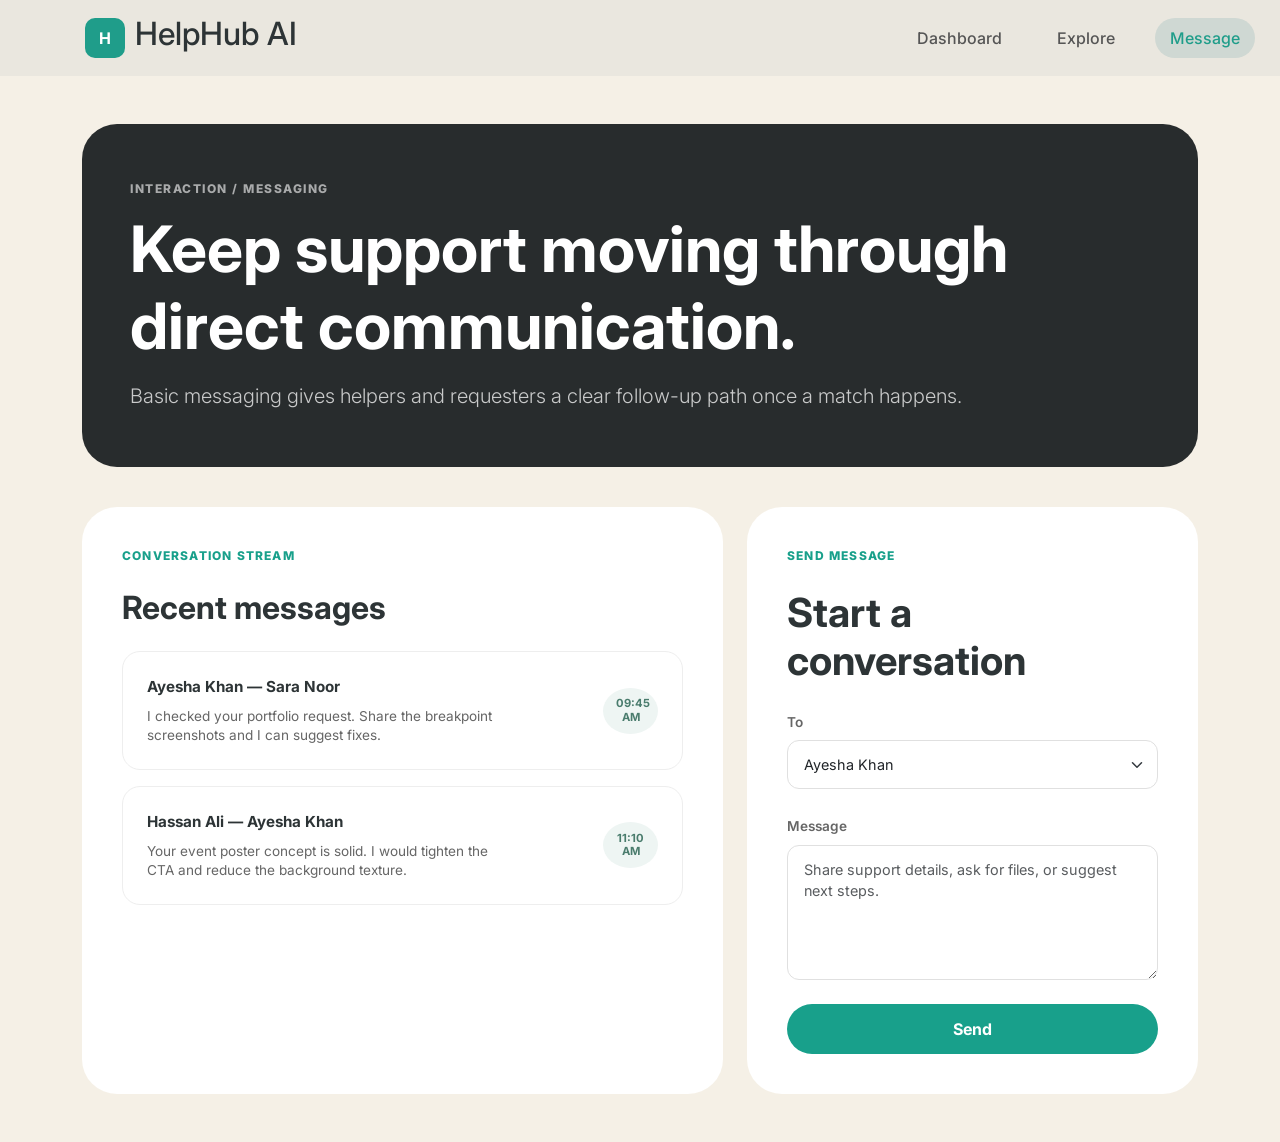
<file: message.html>
<!DOCTYPE html>
<html lang="en">
<head>
    <meta charset="UTF-8">
    <meta name="viewport" content="width=device-width, initial-scale=1.0">
    <title>Messaging - HelpHub AI</title>
    <link href="https://cdn.jsdelivr.net/npm/bootstrap@5.3.0/dist/css/bootstrap.min.css" rel="stylesheet">
    <link href="https://fonts.googleapis.com/css2?family=Inter:wght@400;600;700;800&display=swap" rel="stylesheet">
    <style>
        :root {
            --bg-page: #f5f0e6;
            --dark-header: #282c2d;
            --accent-teal: #18a08b;
            --card-radius: 35px;
            --inner-radius: 18px;
        }

        body {
            background-color: var(--bg-page);
            font-family: 'Inter', sans-serif;
            color: #2d3436;
        }

        /* Dark Hero Header */
        .hero-banner {
            background-color: var(--dark-header);
            color: white;
            border-radius: var(--card-radius);
            padding: 3.5rem 3rem;
            margin-bottom: 2.5rem;
        }

        .label-caps {
            text-transform: uppercase;
            letter-spacing: 1.5px;
            font-size: 0.75rem;
            font-weight: 800;
            opacity: 0.6;
            display: block;
            margin-bottom: 0.8rem;
        }

        /* Card Styling */
        .msg-card {
            background: #fff;
            border: none;
            border-radius: var(--card-radius);
            padding: 2.5rem;
            height: 100%;
        }

        .section-label {
            color: var(--accent-teal);
            font-size: 0.75rem;
            font-weight: 800;
            letter-spacing: 1.2px;
            text-transform: uppercase;
            margin-bottom: 1.5rem;
            display: block;
        }

        /* Message Item Styling */
        .message-item {
            border: 1px solid #eee;
            border-radius: var(--inner-radius);
            padding: 1.5rem;
            margin-bottom: 1rem;
            display: flex;
            justify-content: space-between;
            align-items: center;
        }

        .msg-title {
            font-weight: 700;
            font-size: 0.95rem;
            margin-bottom: 0.5rem;
        }

        .msg-preview {
            color: #666;
            font-size: 0.85rem;
            line-height: 1.4;
            margin-bottom: 0;
            max-width: 80%;
        }

        .msg-time {
            background-color: #eef5f3;
            color: #4a7c6d;
            padding: 0.6rem 0.8rem;
            border-radius: 50%;
            font-size: 0.7rem;
            font-weight: 700;
            text-align: center;
            min-width: 55px;
            line-height: 1.2;
        }

        /* Form Controls */
        label {
            font-weight: 600;
            font-size: 0.85rem;
            color: #666;
            margin-bottom: 0.5rem;
        }

        .form-control, .form-select {
            border-radius: 12px;
            padding: 0.8rem 1rem;
            border: 1px solid #e0e0e0;
            margin-bottom: 1.5rem;
            font-size: 0.9rem;
        }
.header {
            width: 100%;
        }

        /* Header */
        .container-header {
            background: #eae7df;
            padding: 15px 25px;
            display: flex;
            align-items: center;
            justify-content: space-between;
        }

        /* Logo */
        .logo {
            display: flex;
            margin-left: 60px;
            cursor: pointer;
            align-items: center;
            gap: 10px;

        }

        .logo-box {
            background: #1f9d8a;
            color: white;
            width: 40px;
            height: 40px;
            border-radius: 10px;
            display: flex;
            align-items: center;
            justify-content: center;
            font-weight: bold;
        }

        /* Nav */
        .nav {
            display: flex;
            gap: 25px;
        }

        .nav a {
            text-decoration: none;
            color: #555;
            font-weight: 500;
            padding: 8px 15px;
            border-radius: 20px;
        }

        .nav a.active {
            background: #cfd8d3;
            color: #1f9d8a;
        }

        /* Right side */
        .right {
            display: flex;
            align-items: center;
            gap: 15px;
        }



        /* Live community signals (left button) */
        .signal-btn {
            border: none;
            background: #f1efea;
            padding: 10px 20px;
            border-radius: 999px;
            color: #6b6b6b;
            font-size: 16px;
            cursor: pointer;
            box-shadow: inset 0 1px 2px rgba(0, 0, 0, 0.05);
        }

        /* Join the platform (right button) */
        .join-btn {
            border: none;
            background: linear-gradient(135deg, #1fa38a, #0d7c6c);
            color: white;
            margin-right: 90px;
            padding: 12px 26px;
            border-radius: 999px;
            cursor: pointer;
            font-weight: 600;
            font-size: 16px;

            /* THIS is the key part */
            box-shadow:
                0 8px 20px rgba(31, 163, 138, 0.35),
                inset 0 1px 0 rgba(255, 255, 255, 0.2);
        }

        /* Hover effect (important for premium feel) */
        .join-btn:hover {
            transform: translateY(-1px);
            box-shadow:
                0 10px 25px rgba(31, 163, 138, 0.45),
                inset 0 1px 0 rgba(255, 255, 255, 0.2);
        }

        .signal-btn:hover {
            background: #e7e5df;
        }
        .btn-send {
            background-color: var(--accent-teal);
            color: white;
            border: none;
            border-radius: 50px;
            padding: 0.8rem;
            font-weight: 700;
            width: 100%;
            transition: opacity 0.2s;
        }

        .btn-send:hover {
            opacity: 0.9;
            color: white;
        }
    </style>
</head>
<body>
 <header class="header">
        <div class="container-header">

            <!-- Logo -->
            <div class="logo">
                <div class="logo-box">H</div>
                <h2>HelpHub AI</h2>
            </div>

            <!-- Nav Links -->
            <nav class="nav">
                <a href="./dashboard.html">Dashboard</a>
                <a href="./explore.html">Explore</a>
                <a href="./message.html"  class="active" >Message</a>

            </nav>

        </div>
    </header>
<div class="container py-5">
    
    <header class="hero-banner">
        <span class="label-caps">Interaction / Messaging</span>
        <h1 class="display-3 fw-bold mb-3">Keep support moving through direct communication.</h1>
        <p class="lead opacity-75 mb-0">Basic messaging gives helpers and requesters a clear follow-up path once a match happens.</p>
    </header>

    <div class="row g-4">
        
        <div class="col-lg-7">
            <div class="msg-card">
                <span class="section-label">Conversation Stream</span>
                <h2 class="fw-bold mb-4">Recent messages</h2>

                <div class="message-item">
                    <div>
                        <div class="msg-title">Ayesha Khan — Sara Noor</div>
                        <p class="msg-preview">I checked your portfolio request. Share the breakpoint screenshots and I can suggest fixes.</p>
                    </div>
                    <div class="msg-time">
                        09:45<br>AM
                    </div>
                </div>

                <div class="message-item">
                    <div>
                        <div class="msg-title">Hassan Ali — Ayesha Khan</div>
                        <p class="msg-preview">Your event poster concept is solid. I would tighten the CTA and reduce the background texture.</p>
                    </div>
                    <div class="msg-time">
                        11:10<br>AM
                    </div>
                </div>
            </div>
        </div>

        <div class="col-lg-5">
            <div class="msg-card">
                <span class="section-label">Send Message</span>
                <h2 class="fw-bold mb-4 display-6">Start a <br>conversation</h2>

                <form>
                    <div class="mb-3">
                        <label>To</label>
                        <select class="form-select">
                            <option>Ayesha Khan</option>
                            <option>Sara Noor</option>
                            <option>Hassan Ali</option>
                        </select>
                    </div>

                    <div class="mb-3">
                        <label>Message</label>
                        <textarea class="form-control" rows="5" placeholder="Share support details, ask for files, or suggest next steps."></textarea>
                    </div>

                    <button type="submit" class="btn btn-send">Send</button>
                </form>
            </div>
        </div>

    </div>
</div>

<script src="https://cdn.jsdelivr.net/npm/bootstrap@5.3.0/dist/js/bootstrap.bundle.min.js"></script>
</body>
</html>
</file>
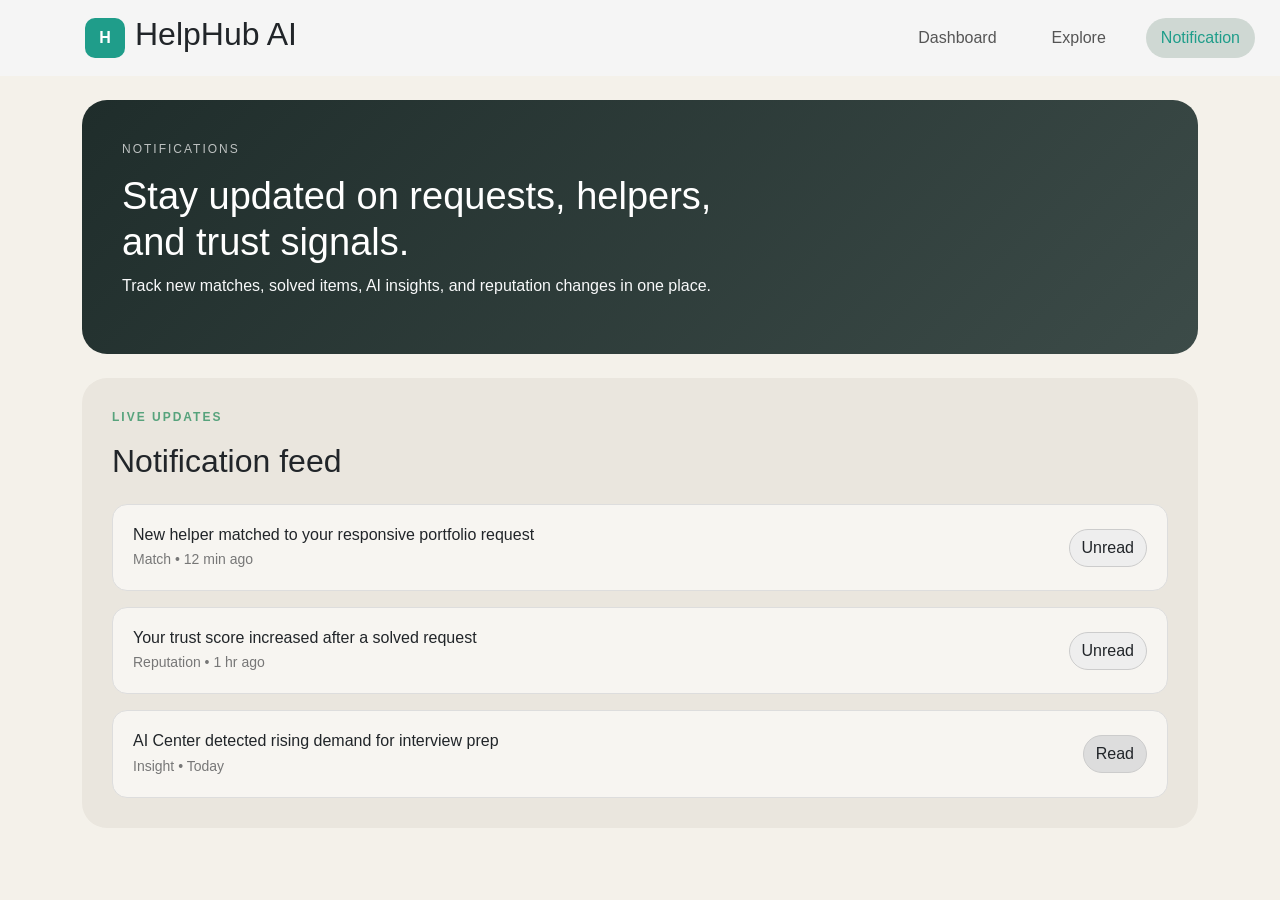
<file: notification.html>
<!DOCTYPE html>
<html lang="en">
<head>
  <meta charset="UTF-8">
  <title>HelpHub AI | Notifications</title>

  <!-- Bootstrap CSS -->
  <link href="https://cdn.jsdelivr.net/npm/bootstrap@5.3.0/dist/css/bootstrap.min.css" rel="stylesheet">
<!-- <link rel="stylesheet" href="style.css"> -->
  <!-- Custom CSS -->
  <style>
    body {
      background: #f4f1ea;
      font-family: Arial, sans-serif;
    }
.header{
    width: 100%;
}
/* Header */
.container-header {
    background: whitesmoke;
    padding: 15px 25px;
    display: flex;
    align-items: center;
    justify-content: space-between;
}

/* Logo */
.logo {
    display: flex;
    margin-left: 60px;
    cursor: pointer;
    align-items: center;
    gap: 10px;

}

.logo-box {
    background: #1f9d8a;
    color: white;
    width: 40px;
    height: 40px;
    border-radius: 10px;
    display: flex;
    align-items: center;
    justify-content: center;
    font-weight: bold;
}

/* Nav */
.nav {
    display: flex;
    gap: 25px;
}

.nav a {
    text-decoration: none;
    color: #555;
    font-weight: 500;
    padding: 8px 15px;
    border-radius: 20px;
}

.nav a.active {
    background: #cfd8d3;
    color: #1f9d8a;
}

/* Right side */
.right {
    display: flex;
    align-items: center;
    gap: 15px;
}



/* Live community signals (left button) */
.signal-btn {
    border: none;
    background: #f1efea;
    padding: 10px 20px;
    border-radius: 999px;
    color: #6b6b6b;
    font-size: 16px;
    cursor: pointer;
    box-shadow: inset 0 1px 2px rgba(0, 0, 0, 0.05);
}

/* Join the platform (right button) */
.join-btn {
    border: none;
    background: linear-gradient(135deg, #1fa38a, #0d7c6c);
    color: white;
    margin-right: 90px;
    padding: 12px 26px;
    border-radius: 999px;
    cursor: pointer;
    font-weight: 600;
    font-size: 16px;

    /* THIS is the key part */
    box-shadow:
        0 8px 20px rgba(31, 163, 138, 0.35),
        inset 0 1px 0 rgba(255, 255, 255, 0.2);
}

/* Hover effect (important for premium feel) */
.join-btn:hover {
    transform: translateY(-1px);
    box-shadow:
        0 10px 25px rgba(31, 163, 138, 0.45),
        inset 0 1px 0 rgba(255, 255, 255, 0.2);
}

.signal-btn:hover {
    background: #e7e5df;
}

    /* HERO */
    .hero {
      background: linear-gradient(135deg, #1f2d2b, #3c4b48);
      color: white;
      border-radius: 25px;
      padding: 40px;
    }

    .hero h1 {
      font-size: 38px;
    }

    .small-text {
      font-size: 12px;
      letter-spacing: 2px;
      opacity: 0.7;
    }

    /* NOTIFICATION BOX */
    .notifications-box {
      background: #eae6de;
      border-radius: 25px;
      padding: 30px;
    }

    /* CARD */
    .notification-card {
      background: #f7f5f1;
      border-radius: 15px;
      padding: 20px;
      border: 1px solid #ddd;
    }

    .notification-card p {
      color: #777;
      margin: 5px 0 0;
      font-size: 14px;
    }

    /* BUTTON */
    .btn-custom {
      border-radius: 20px;
      border: 1px solid #ccc;
      background: #eee;
    }

    .btn-read {
      background: #ddd;
    }
  </style>
</head>

<body>
    <header class="header">
        <div class="container-header">

            <!-- Logo -->
            <div class="logo">
                <div class="logo-box">H</div>
                <h2>HelpHub AI</h2>
            </div>

            <!-- Nav Links -->
            <nav class="nav">
                <a href="./dashboard.html">Dashboard</a>
                <a href="./explore.html">Explore</a>
                <a href="./notification.html" class="active">Notification</a>
            </nav>


        </div>
     </header>
<div class="container py-4">

  <!-- HERO -->
  <div class="hero mb-4">
    <p class="small-text">NOTIFICATIONS</p>
    <h1>Stay updated on requests, helpers,<br>and trust signals.</h1>
    <p class="text-light">
      Track new matches, solved items, AI insights, and reputation changes in one place.
    </p>
  </div>

  <!-- NOTIFICATIONS -->
  <div class="notifications-box">

    <p class="small-text text-success fw-bold">LIVE UPDATES</p>
    <h2 class="mb-4">Notification feed</h2>

    <!-- CARD 1 -->
    <div class="notification-card d-flex justify-content-between align-items-center mb-3">
      <div>
        <h6 class="mb-1">New helper matched to your responsive portfolio request</h6>
        <p>Match • 12 min ago</p>
      </div>
      <button class="btn btn-custom">Unread</button>
    </div>

    <!-- CARD 2 -->
    <div class="notification-card d-flex justify-content-between align-items-center mb-3">
      <div>
        <h6 class="mb-1">Your trust score increased after a solved request</h6>
        <p>Reputation • 1 hr ago</p>
      </div>
      <button class="btn btn-custom">Unread</button>
    </div>

    <!-- CARD 3 -->
    <div class="notification-card d-flex justify-content-between align-items-center">
      <div>
        <h6 class="mb-1">AI Center detected rising demand for interview prep</h6>
        <p>Insight • Today</p>
      </div>
      <button class="btn btn-custom btn-read">Read</button>
    </div>

  </div>

</div>

<!-- Bootstrap JS -->
<script src="https://cdn.jsdelivr.net/npm/bootstrap@5.3.0/dist/js/bootstrap.bundle.min.js"></script>

</body>
</html>
</file>
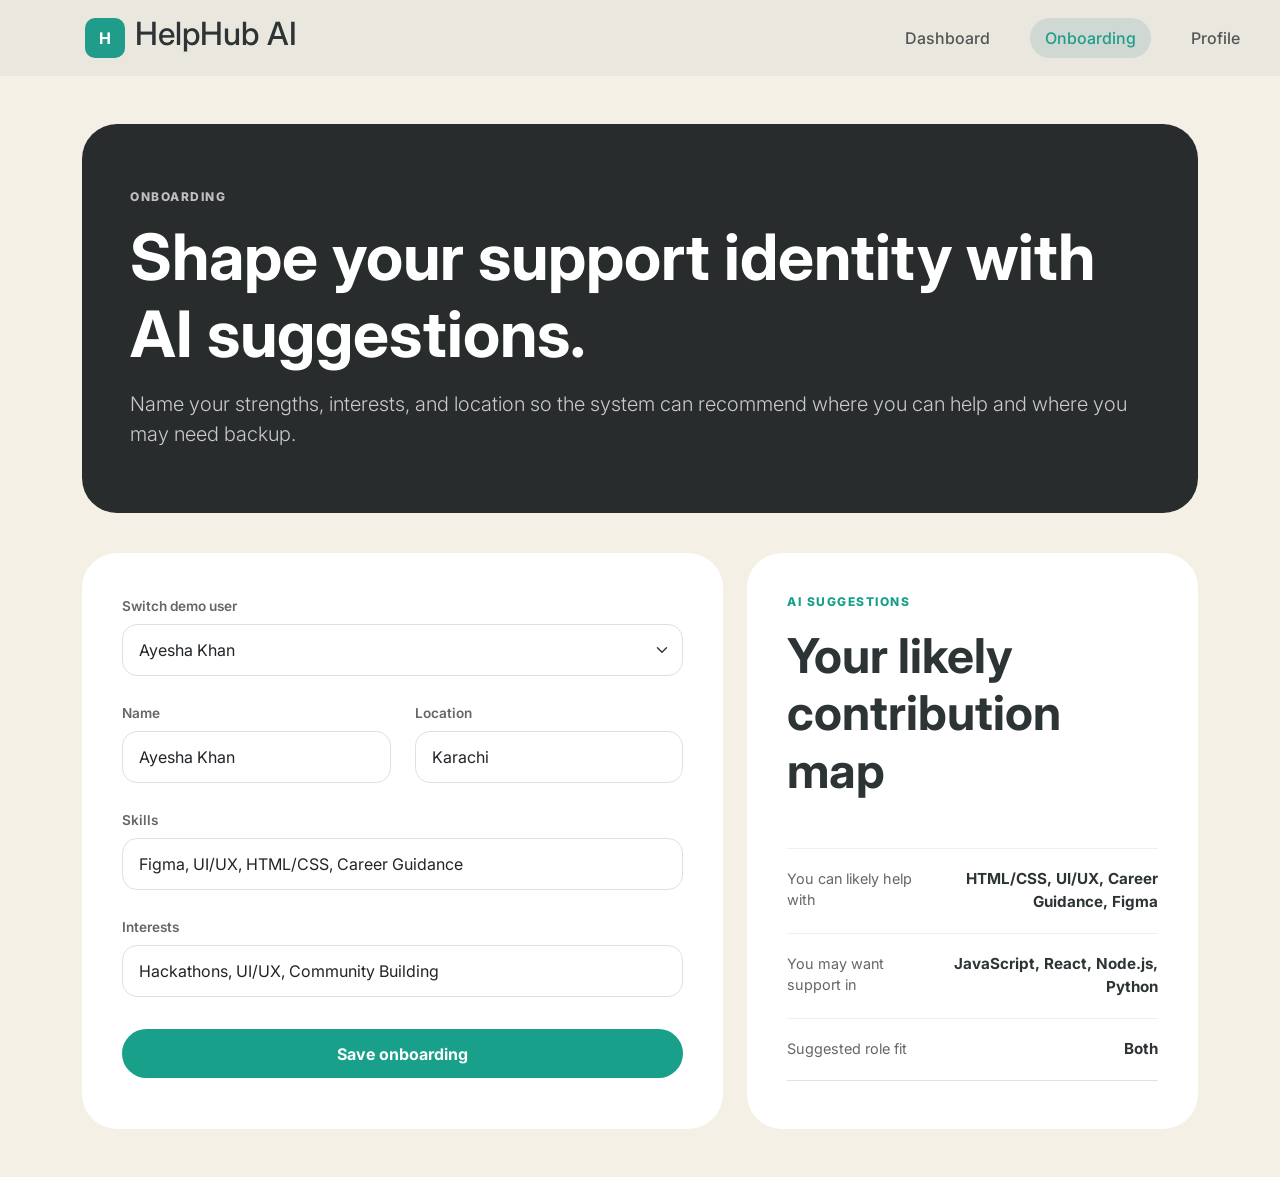
<file: onboarding.html>
<!DOCTYPE html>
<html lang="en">
<head>
    <meta charset="UTF-8">
    <meta name="viewport" content="width=device-width, initial-scale=1.0">
    <title>Onboarding - HelpHub AI</title>
    <link href="https://cdn.jsdelivr.net/npm/bootstrap@5.3.0/dist/css/bootstrap.min.css" rel="stylesheet">
    <link href="https://fonts.googleapis.com/css2?family=Inter:wght@400;600;700;800&display=swap" rel="stylesheet">
    <style>
        :root {
            --bg-page: #f5f0e6;
            --dark-header: #282c2d;
            --accent-teal: #18a08b;
            --card-radius: 35px;
        }

        body {
            background-color: var(--bg-page);
            font-family: 'Inter', sans-serif;
            color: #2d3436;
        }

        /* Hero Banner */
        .hero-banner {
            background-color: var(--dark-header);
            color: white;
            border-radius: var(--card-radius);
            padding: 4rem 3rem;
            margin-bottom: 2.5rem;
        }

        .label-caps {
            text-transform: uppercase;
            letter-spacing: 1.5px;
            font-size: 0.75rem;
            font-weight: 800;
            opacity: 0.7;
            display: block;
            margin-bottom: 0.8rem;
        }

        /* Card Containers */
        .onboarding-card {
            background: #fff;
            border: none;
            border-radius: var(--card-radius);
            padding: 2.5rem;
            height: 100%;
        }

        .ai-label {
            color: var(--accent-teal);
            font-size: 0.75rem;
            font-weight: 800;
            letter-spacing: 1.5px;
            margin-bottom: 1rem;
            display: block;
        }

        /* Form Controls */
        label {
            font-weight: 600;
            font-size: 0.85rem;
            color: #666;
            margin-bottom: 0.5rem;
        }

        .form-control, .form-select {
            border-radius: 15px;
            padding: 0.8rem 1rem;
            border: 1px solid #e0e0e0;
            margin-bottom: 1.5rem;
        }

        .form-control:focus {
            border-color: var(--accent-teal);
            box-shadow: 0 0 0 0.25rem rgba(24, 160, 139, 0.1);
        }

        .btn-teal {
            background-color: var(--accent-teal);
            color: white;
            border: none;
            border-radius: 50px;
            padding: 0.8rem;
            font-weight: 700;
            width: 100%;
            margin-top: 0.5rem;
        }

        /* AI Suggestion Rows */
        .suggestion-row {
            display: flex;
            justify-content: space-between;
            padding: 1.2rem 0;
            border-top: 1px solid #f0f0f0;
        }

        .suggestion-key {
            color: #666;
            font-size: 0.9rem;
            max-width: 35%;
        }

        .suggestion-val {
            font-weight: 700;
            text-align: right;
            max-width: 60%;
            font-size: 0.95rem;
        }
.header {
            width: 100%;
        }

        /* Header */
        .container-header {
            background: #eae7df;
            padding: 15px 25px;
            display: flex;
            align-items: center;
            justify-content: space-between;
        }

        /* Logo */
        .logo {
            display: flex;
            margin-left: 60px;
            cursor: pointer;
            align-items: center;
            gap: 10px;

        }

        .logo-box {
            background: #1f9d8a;
            color: white;
            width: 40px;
            height: 40px;
            border-radius: 10px;
            display: flex;
            align-items: center;
            justify-content: center;
            font-weight: bold;
        }

        /* Nav */
        .nav {
            display: flex;
            gap: 25px;
        }

        .nav a {
            text-decoration: none;
            color: #555;
            font-weight: 500;
            padding: 8px 15px;
            border-radius: 20px;
        }

        .nav a.active {
            background: #cfd8d3;
            color: #1f9d8a;
        }

        /* Right side */
        .right {
            display: flex;
            align-items: center;
            gap: 15px;
        }



        /* Live community signals (left button) */
        .signal-btn {
            border: none;
            background: #f1efea;
            padding: 10px 20px;
            border-radius: 999px;
            color: #6b6b6b;
            font-size: 16px;
            cursor: pointer;
            box-shadow: inset 0 1px 2px rgba(0, 0, 0, 0.05);
        }

        /* Join the platform (right button) */
        .join-btn {
            border: none;
            background: linear-gradient(135deg, #1fa38a, #0d7c6c);
            color: white;
            margin-right: 90px;
            padding: 12px 26px;
            border-radius: 999px;
            cursor: pointer;
            font-weight: 600;
            font-size: 16px;

            /* THIS is the key part */
            box-shadow:
                0 8px 20px rgba(31, 163, 138, 0.35),
                inset 0 1px 0 rgba(255, 255, 255, 0.2);
        }

        /* Hover effect (important for premium feel) */
        .join-btn:hover {
            transform: translateY(-1px);
            box-shadow:
                0 10px 25px rgba(31, 163, 138, 0.45),
                inset 0 1px 0 rgba(255, 255, 255, 0.2);
        }

        .signal-btn:hover {
            background: #e7e5df;
        }
    </style>
</head>
<body>
 <header class="header">
        <div class="container-header">

            <!-- Logo -->
            <div class="logo">
                <div class="logo-box">H</div>
                <h2>HelpHub AI</h2>
            </div>

            <!-- Nav Links -->
            <nav class="nav">
                <a href="./dashboard.html">Dashboard</a>
                <a href="./onboarding.html" class="active">Onboarding</a>
                <a href="./profile.html" >Profile</a>

            </nav>

        </div>
    </header>
<div class="container py-5">
    
    <header class="hero-banner">
        <span class="label-caps">Onboarding</span>
        <h1 class="display-3 fw-bold mb-3">Shape your support identity with AI suggestions.</h1>
        <p class="lead opacity-75 mb-0 max-width-lg">Name your strengths, interests, and location so the system can recommend where you can help and where you may need backup.</p>
    </header>

    <div class="row g-4">
        
        <div class="col-lg-7">
            <div class="onboarding-card">
                <form>
                    <label>Switch demo user</label>
                    <select class="form-select">
                        <option>Ayesha Khan</option>
                    </select>

                    <div class="row">
                        <div class="col-md-6">
                            <label>Name</label>
                            <input type="text" class="form-control" value="Ayesha Khan">
                        </div>
                        <div class="col-md-6">
                            <label>Location</label>
                            <input type="text" class="form-control" value="Karachi">
                        </div>
                    </div>

                    <label>Skills</label>
                    <input type="text" class="form-control" value="Figma, UI/UX, HTML/CSS, Career Guidance">

                    <label>Interests</label>
                    <input type="text" class="form-control" value="Hackathons, UI/UX, Community Building">

                    <button type="submit" class="btn btn-teal">Save onboarding</button>
                </form>
            </div>
        </div>

        <div class="col-lg-5">
            <div class="onboarding-card">
                <span class="ai-label">AI SUGGESTIONS</span>
                <h2 class="fw-bold display-5 mb-5">Your likely contribution map</h2>

                <div class="suggestion-list">
                    <div class="suggestion-row">
                        <span class="suggestion-key">You can likely help with</span>
                        <span class="suggestion-val">HTML/CSS, UI/UX, Career Guidance, Figma</span>
                    </div>
                    <div class="suggestion-row">
                        <span class="suggestion-key">You may want support in</span>
                        <span class="suggestion-val">JavaScript, React, Node.js, Python</span>
                    </div>
                    <div class="suggestion-row border-bottom mb-2">
                        <span class="suggestion-key">Suggested role fit</span>
                        <span class="suggestion-val">Both</span>
                    </div>
                </div>
            </div>
        </div>

    </div>
</div>

</body>
</html>
</file>
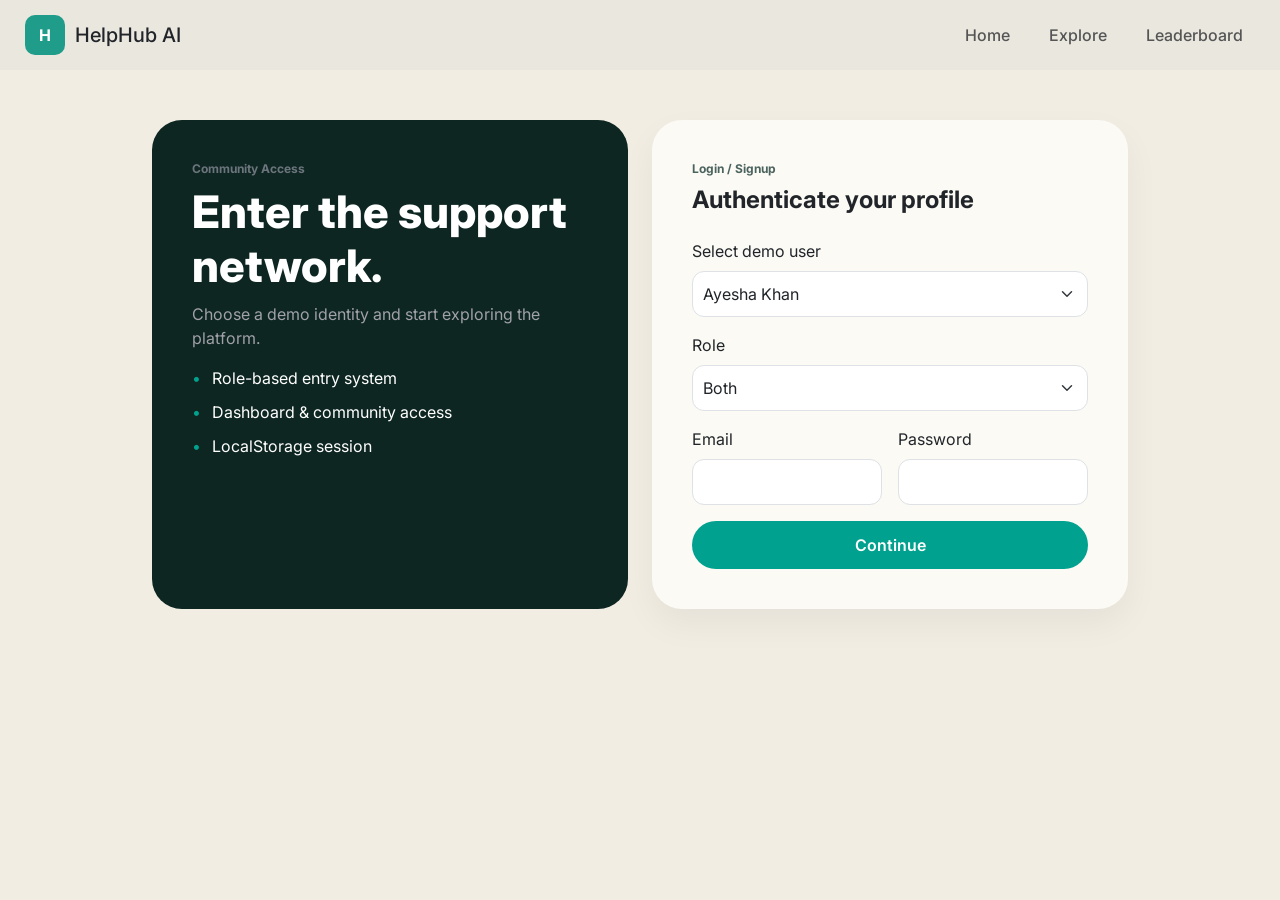
<file: platform.html>
<!DOCTYPE html>
<html lang="en">
<head>
    <meta charset="UTF-8">
    <meta name="viewport" content="width=device-width, initial-scale=1.0">
    <title>Community Access Auth</title>

    <!-- Bootstrap -->
    <link href="https://cdn.jsdelivr.net/npm/bootstrap@5.3.0/dist/css/bootstrap.min.css" rel="stylesheet">

    <!-- Google Font -->
    <link href="https://fonts.googleapis.com/css2?family=Inter:wght@300;400;600;700;800&display=swap" rel="stylesheet">

    <style>
        :root {
            --dark-green: #0d2621;
            --brand-teal: #00a18e;
            --cream-bg: #f1ede3;
            --card-light: #fbfaf5;
        }

        body {
            background-color: var(--cream-bg);
            min-height: 100vh;
            font-family: 'Inter', sans-serif;
        }

        /* HEADER */
        .container-header {
            background: #eae7df;
            padding: 15px 25px;
            display: flex;
            align-items: center;
            justify-content: space-between;
            flex-wrap: wrap;
        }

        .logo {
            display: flex;
            align-items: center;
            gap: 10px;
        }

        .logo-box {
            background: #1f9d8a;
            color: white;
            width: 40px;
            height: 40px;
            border-radius: 10px;
            display: flex;
            align-items: center;
            justify-content: center;
            font-weight: bold;
        }

        .nav {
            display: flex;
            gap: 15px;
        }

        .nav a {
            text-decoration: none;
            color: #555;
            font-weight: 500;
            padding: 6px 12px;
            border-radius: 20px;
        }

        .nav a:hover {
            background: #dcdcd7;
        }

        /* MAIN WRAPPER */
        .auth-wrapper {
            max-width: 1000px;
            margin: 50px auto;
        }

        .glass-card {
            border-radius: 30px;
            padding: 40px;
            height: 100%;
        }

        /* LEFT PANEL */
        .left-panel {
            background-color: var(--dark-green);
            color: #ffffff;
        }

        .left-panel h1 {
            font-size: 2.8rem;
            font-weight: 800;
        }

        .left-panel p {
            color: #a1a1aa;
        }

        .feature-list {
            list-style: none;
            padding: 0;
        }

        .feature-list li {
            margin-bottom: 10px;
            padding-left: 20px;
            position: relative;
        }

        .feature-list li::before {
            content: "•";
            position: absolute;
            left: 0;
            color: var(--brand-teal);
        }

        /* RIGHT PANEL */
        .right-panel {
            background-color: var(--card-light);
            box-shadow: 0 15px 35px rgba(0,0,0,0.05);
        }

        .label-small {
            font-size: 0.75rem;
            font-weight: 700;
            color: #4b635e;
        }

        .form-control, .form-select {
            border-radius: 12px;
            padding: 10px;
        }

        .btn-submit {
            background-color: var(--brand-teal);
            color: white;
            border-radius: 50px;
            padding: 12px;
            font-weight: 600;
            border: none;
            transition: 0.2s;
        }

        .btn-submit:hover {
            background-color: #008a7a;
            transform: translateY(-2px);
        }

        /* RESPONSIVE */
        @media(max-width: 768px){
            .left-panel h1 {
                font-size: 2rem;
            }

            .container-header {
                flex-direction: column;
                gap: 10px;
            }
        }
    </style>
</head>

<body>

<!-- HEADER -->
<header>
    <div class="container-header">

        <div class="logo">
            <div class="logo-box">H</div>
            <h5 class="m-0">HelpHub AI</h5>
        </div>

        <nav class="nav">
            <a href="#">Home</a>
            <a href="#">Explore</a>
            <a href="#">Leaderboard</a>
        </nav>

    </div>
</header>

<!-- MAIN -->
<div class="container auth-wrapper">
    <div class="row g-4">

        <!-- LEFT -->
        <div class="col-lg-6">
            <div class="glass-card left-panel">
                <div class="label-small text-secondary mb-2">Community Access</div>
                <h1>Enter the support network.</h1>
                <p>Choose a demo identity and start exploring the platform.</p>

                <ul class="feature-list mt-3">
                    <li>Role-based entry system</li>
                    <li>Dashboard & community access</li>
                    <li>LocalStorage session</li>
                </ul>
            </div>
        </div>

        <!-- RIGHT -->
        <div class="col-lg-6">
            <div class="glass-card right-panel">
                <div class="label-small mb-2">Login / Signup</div>
                <h4 class="fw-bold mb-4">Authenticate your profile</h4>

                <form>
                    <div class="mb-3">
                        <label class="form-label">Select demo user</label>
                        <select class="form-select">
                            <option>Ayesha Khan</option>
                            <option>Sara Noor</option>
                        </select>
                    </div>

                    <div class="mb-3">
                        <label class="form-label">Role</label>
                        <select class="form-select">
                            <option>Both</option>
                            <option>Helper</option>
                            <option>Requester</option>
                        </select>
                    </div>

                    <div class="row g-3 mb-3">
                        <div class="col-md-6">
                            <label class="form-label">Email</label>
                            <input type="email" class="form-control">
                        </div>

                        <div class="col-md-6">
                            <label class="form-label">Password</label>
                            <input type="password" class="form-control">
                        </div>
                    </div>

                    <button class="btn btn-submit w-100">Continue</button>
                </form>
            </div>
        </div>

    </div>
</div>

</body>
</html>
</file>
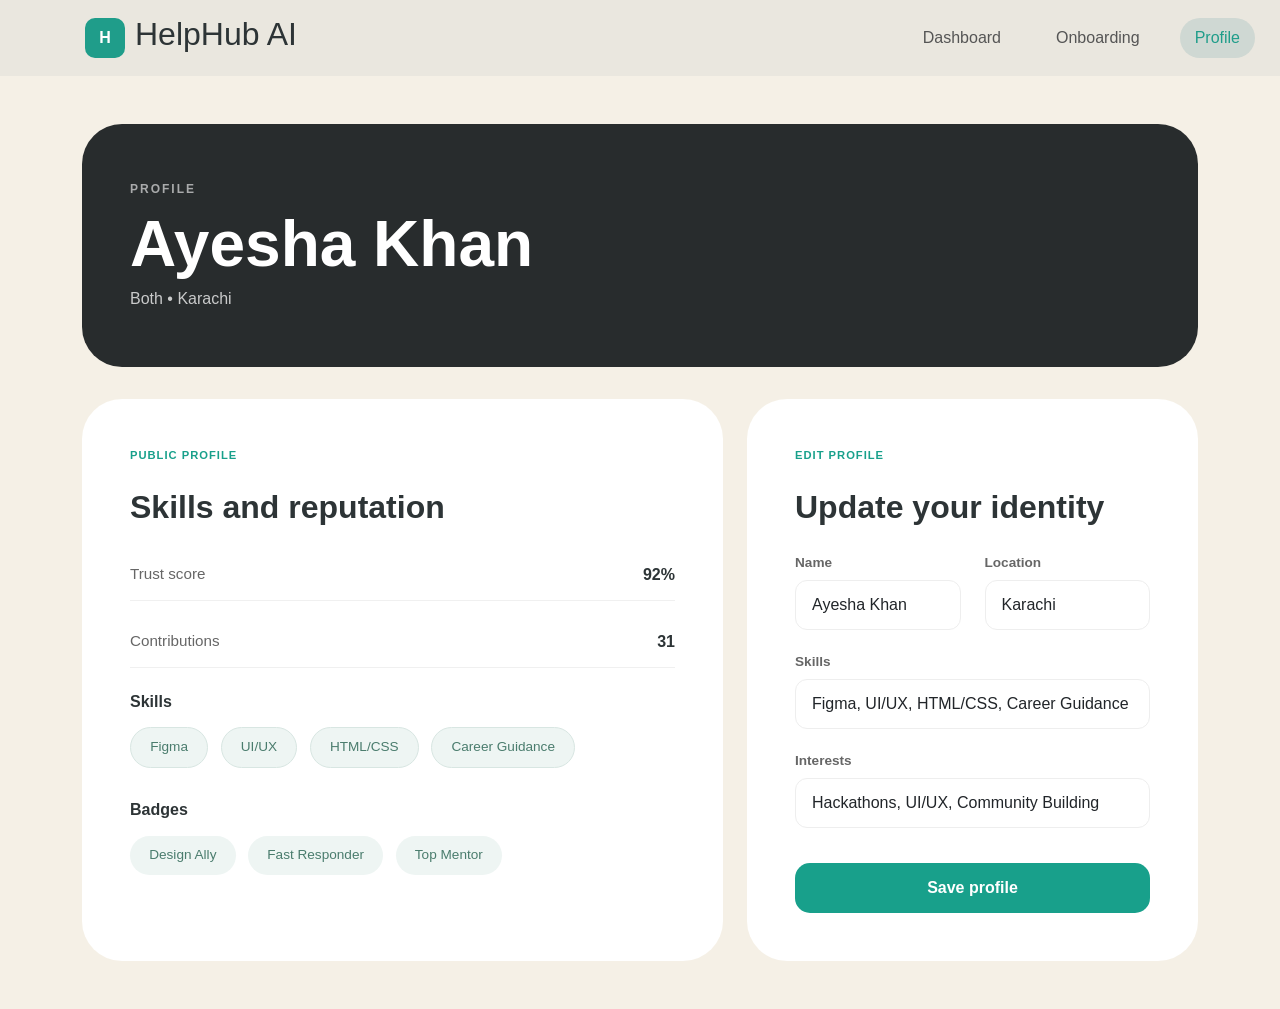
<file: profile.html>
<!DOCTYPE html>
<html lang="en">

<head>
    <meta charset="UTF-8">
    <meta name="viewport" content="width=device-width, initial-scale=1.0">
    <title>Profile - HelpHub AI</title>
    <link href="https://cdn.jsdelivr.net/npm/bootstrap@5.3.0/dist/css/bootstrap.min.css" rel="stylesheet">
    <style>
        :root {
            --bg-page: #f5f0e6;
            --dark-header: #282c2d;
            --accent-teal: #18a08b;
            --card-radius: 40px;
        }

        body {
            background-color: var(--bg-page);
            font-family: 'Segoe UI', Tahoma, Geneva, Verdana, sans-serif;
            color: #2d3436;
        }

        /* Top Header Banner */
        .profile-banner {
            background-color: var(--dark-header);
            color: white;
            border-radius: var(--card-radius);
            padding: 3.5rem 3rem;
            margin-bottom: 2rem;
        }

        .profile-banner .label {
            text-transform: uppercase;
            letter-spacing: 2px;
            font-size: 0.75rem;
            font-weight: 800;
            opacity: 0.6;
            display: block;
            margin-bottom: 0.5rem;
        }

        /* Card Containers */
        .profile-card {
            background: #fff;
            border: none;
            border-radius: var(--card-radius);
            padding: 3rem;
            height: 100%;
        }

        .section-label {
            text-transform: uppercase;
            letter-spacing: 1px;
            font-size: 0.7rem;
            font-weight: 800;
            color: var(--accent-teal);
            margin-bottom: 1.5rem;
            display: block;
        }

        /* Custom Badges */
        .badge-skill {
            background-color: #eef5f3;
            color: #4a7c6d;
            border: 1px solid #d8e6e2;
            padding: 0.6rem 1.2rem;
            border-radius: 50px;
            font-size: 0.85rem;
            font-weight: 500;
            margin-right: 0.5rem;
            margin-bottom: 0.5rem;
            display: inline-block;
        }

        .badge-rep {
            background-color: #eef5f3;
            color: #4a7c6d;
            border: none;
            padding: 0.6rem 1.2rem;
            border-radius: 50px;
            font-size: 0.85rem;
            font-weight: 500;
            margin-right: 0.5rem;
            margin-bottom: 0.5rem;
            display: inline-block;
        }

        /* Form Styling */
        .form-label {
            font-weight: 600;
            font-size: 0.85rem;
            color: #666;
            margin-bottom: 0.4rem;
        }

        .form-control {
            border-radius: 12px;
            padding: 0.75rem 1rem;
            border: 1px solid #eee;
            background-color: #fff;
            margin-bottom: 1.2rem;
        }

        .btn-save {
            background-color: var(--accent-teal);
            color: white;
            border: none;
            border-radius: 15px;
            padding: 0.8rem;
            font-weight: 700;
            width: 100%;
            margin-top: 1rem;
        }

        /* Stats Row */
        .stat-line {
            display: flex;
            justify-content: space-between;
            padding: 0.8rem 0;
            border-bottom: 1px solid #f0f0f0;
            margin-bottom: 1rem;
        }

        .stat-name {
            color: #666;
            font-size: 0.95rem;
        }

        .stat-value {
            font-weight: 700;
        }

        .header {
            width: 100%;
        }

        /* Header */
        .container-header {
            background: #eae7df;
            padding: 15px 25px;
            display: flex;
            align-items: center;
            justify-content: space-between;
        }

        /* Logo */
        .logo {
            display: flex;
            margin-left: 60px;
            cursor: pointer;
            align-items: center;
            gap: 10px;

        }

        .logo-box {
            background: #1f9d8a;
            color: white;
            width: 40px;
            height: 40px;
            border-radius: 10px;
            display: flex;
            align-items: center;
            justify-content: center;
            font-weight: bold;
        }

        /* Nav */
        .nav {
            display: flex;
            gap: 25px;
        }

        .nav a {
            text-decoration: none;
            color: #555;
            font-weight: 500;
            padding: 8px 15px;
            border-radius: 20px;
        }

        .nav a.active {
            background: #cfd8d3;
            color: #1f9d8a;
        }

        /* Right side */
        .right {
            display: flex;
            align-items: center;
            gap: 15px;
        }



        /* Live community signals (left button) */
        .signal-btn {
            border: none;
            background: #f1efea;
            padding: 10px 20px;
            border-radius: 999px;
            color: #6b6b6b;
            font-size: 16px;
            cursor: pointer;
            box-shadow: inset 0 1px 2px rgba(0, 0, 0, 0.05);
        }

        /* Join the platform (right button) */
        .join-btn {
            border: none;
            background: linear-gradient(135deg, #1fa38a, #0d7c6c);
            color: white;
            margin-right: 90px;
            padding: 12px 26px;
            border-radius: 999px;
            cursor: pointer;
            font-weight: 600;
            font-size: 16px;

            /* THIS is the key part */
            box-shadow:
                0 8px 20px rgba(31, 163, 138, 0.35),
                inset 0 1px 0 rgba(255, 255, 255, 0.2);
        }

        /* Hover effect (important for premium feel) */
        .join-btn:hover {
            transform: translateY(-1px);
            box-shadow:
                0 10px 25px rgba(31, 163, 138, 0.45),
                inset 0 1px 0 rgba(255, 255, 255, 0.2);
        }

        .signal-btn:hover {
            background: #e7e5df;
        }
    </style>
</head>

<body>
    <header class="header">
        <div class="container-header">

            <!-- Logo -->
            <div class="logo">
                <div class="logo-box">H</div>
                <h2>HelpHub AI</h2>
            </div>

            <!-- Nav Links -->
            <nav class="nav">
                <a href="./dashboard.html">Dashboard</a>
                <a href="./onboarding.html">Onboarding</a>
                <a href="./profile.html" class="active">Profile</a>

            </nav>



        </div>
    </header>
    <div class="container py-5">

        <div class="profile-banner">
            <span class="label">Profile</span>
            <h1 class="display-3 fw-bold mb-1">Ayesha Khan</h1>
            <p class="mb-0 opacity-75">Both • Karachi</p>
        </div>

        <div class="row g-4">

            <div class="col-lg-7">
                <div class="profile-card">
                    <span class="section-label">Public Profile</span>
                    <h2 class="fw-bold mb-4">Skills and reputation</h2>

                    <div class="stat-line">
                        <span class="stat-name">Trust score</span>
                        <span class="stat-value">92%</span>
                    </div>
                    <div class="stat-line mb-4">
                        <span class="stat-name">Contributions</span>
                        <span class="stat-value">31</span>
                    </div>

                    <h6 class="fw-bold mb-3">Skills</h6>
                    <div class="mb-4">
                        <span class="badge-skill">Figma</span>
                        <span class="badge-skill">UI/UX</span>
                        <span class="badge-skill">HTML/CSS</span>
                        <span class="badge-skill">Career Guidance</span>
                    </div>

                    <h6 class="fw-bold mb-3">Badges</h6>
                    <div>
                        <span class="badge-rep">Design Ally</span>
                        <span class="badge-rep">Fast Responder</span>
                        <span class="badge-rep">Top Mentor</span>
                    </div>
                </div>
            </div>

            <div class="col-lg-5">
                <div class="profile-card">
                    <span class="section-label">Edit Profile</span>
                    <h2 class="fw-bold mb-4">Update your identity</h2>

                    <form>
                        <div class="row">
                            <div class="col-md-6">
                                <label class="form-label">Name</label>
                                <input type="text" class="form-control" value="Ayesha Khan">
                            </div>
                            <div class="col-md-6">
                                <label class="form-label">Location</label>
                                <input type="text" class="form-control" value="Karachi">
                            </div>
                        </div>

                        <label class="form-label">Skills</label>
                        <input type="text" class="form-control" value="Figma, UI/UX, HTML/CSS, Career Guidance">

                        <label class="form-label">Interests</label>
                        <input type="text" class="form-control" value="Hackathons, UI/UX, Community Building">

                        <button type="submit" class="btn btn-save">Save profile</button>
                    </form>
                </div>
            </div>

        </div>
    </div>

</body>

</html>
</file>
<file: style.css>
@import url('https://fonts.googleapis.com/css2?family=Inter:ital,opsz,wght@0,14..32,100..900;1,14..32,100..900&family=Roboto+Slab:wght@100..900&display=swap');

* {
    margin: 0;
    padding: 0;
    box-sizing: border-box;
    font-family: Arial, sans-serif;
    /* background-color: whea; */
}
:root {
    --bg-color: #f7f4ed;
    --card-bg: #fffdf9;
    --text-main: #1a1a1a;
    --text-muted: #666;
    --border-color: #e5e0d5;
    --accent-green: #e6f4ea;
    --text-green: #1e7e34;
    --accent-red: #fce8e6;
    --text-red: #c5221f;
} 
body {
    background: #f3f1ec;
}
.header{
    width: 100%;
}
/* Header */
.container {
    background: #eae7df;
    padding: 15px 25px;
    display: flex;
    align-items: center;
    justify-content: space-between;
}

/* Logo */
.logo {
    display: flex;
    margin-left: 60px;
    cursor: pointer;
    align-items: center;
    gap: 10px;

}

.logo-box {
    background: #1f9d8a;
    color: white;
    width: 40px;
    height: 40px;
    border-radius: 10px;
    display: flex;
    align-items: center;
    justify-content: center;
    font-weight: bold;
}

/* Nav */
.nav {
    display: flex;
    gap: 25px;
}

.nav a {
    text-decoration: none;
    color: #555;
    font-weight: 500;
    padding: 8px 15px;
    border-radius: 20px;
}

.nav a.active {
    background: #cfd8d3;
    color: #1f9d8a;
}

/* Right side */
.right {
    display: flex;
    align-items: center;
    gap: 15px;
}



/* Live community signals (left button) */
.signal-btn {
    border: none;
    background: #f1efea;
    padding: 10px 20px;
    border-radius: 999px;
    color: #6b6b6b;
    font-size: 16px;
    cursor: pointer;
    box-shadow: inset 0 1px 2px rgba(0, 0, 0, 0.05);
}

/* Join the platform (right button) */
.join-btn {
    border: none;
    background: linear-gradient(135deg, #1fa38a, #0d7c6c);
    color: white;
    margin-right: 90px;
    padding: 12px 26px;
    border-radius: 999px;
    cursor: pointer;
    font-weight: 600;
    font-size: 16px;

    /* THIS is the key part */
    box-shadow:
        0 8px 20px rgba(31, 163, 138, 0.35),
        inset 0 1px 0 rgba(255, 255, 255, 0.2);
}

/* Hover effect (important for premium feel) */
.join-btn:hover {
    transform: translateY(-1px);
    box-shadow:
        0 10px 25px rgba(31, 163, 138, 0.45),
        inset 0 1px 0 rgba(255, 255, 255, 0.2);
}

.signal-btn:hover {
    background: #e7e5df;
}

/* ------------------------------------------------------ */
.hero {
    display: flex;
    gap: 30px;
    padding: 40px;
}



/* LEFT */
.left {
    flex: 1.5;
    background: #eae7df;
    padding: 40px;
    width: 100%;
    ;
    border-radius: 40px;
}

.badge {
    color: rgb(4, 36, 4);
    padding: 5px 10px;
    font-size: 17px;
    gap: 5px;
    border-radius: 5px;
    margin-top: 10px;

}

.left h1 {
    font-size: 70px;
    margin: 20px 0;
    /* line-height: 1.7; */
}

.blue {
    color: black;
}

.left p {
    color: #666;
    margin-bottom: 20px;
    line-height: 1.6;
    font-size: 18px;
}

/* Buttons */
.buttons {
    display: flex;
    gap: 15px;
    /* font-size: 25px; */
    margin-bottom: 30px;
}

.primary {
    background: #1fa38a;
    color: white;
    border: none;
    font-size: 16px;
    padding: 12px 20px;
    border-radius: 999px;
    cursor: pointer;
}

.secondary {
    background: #ddd;
    border: none;
    font-size: 16px;
    padding: 12px 20px;
    border-radius: 999px;
    cursor: pointer;
}

/* Cards */
.cards {
    display: flex;
    gap: 15px;
}

.card {
    background: #f5f3ee;
    padding: 20px;
    border-radius: 15px;
    flex: 1;
}

.card h3 {
    font-size: 35px;
}

.card p {
    font-size: 17px;
    color: #666;
}


/* RIGHT */
.right-section {
    flex: 1;
    background: #0f3d35;
    border-radius: 40px;
    color: white;
    padding: 30px;
    /* gap: 0.5px; */
    position: relative;
}

.right-section::after {
    content: "";
    position: absolute;
    top: 20px;
    right: 20px;
    width: 70px;
    height: 70px;
    background: radial-gradient(circle, #f4c542, #e2a500);
    border-radius: 50%;
    margin-bottom: 60px;
}

/* Right content */
.right-section h2 {
    font-size: 49px;
    margin-bottom: 15px;
}

.right-section p {
    font-size: 20px;
    line-height: 2pc;
    color: #cfded9;
    margin-bottom: 20px;
}

/* Feature boxes */
.feature {
    background: #eae7df;
    color: black;
    padding: 15px;
    border-radius: 25px;
    margin-bottom: 15px;
}

.feature h3 {
    font-size: 20px;
    margin-top: 30px;
    margin-bottom: 25px;
}

.feature p {
    font-size: 15px;
    color: #555;
}

.poka {
    font-size: 16px;
    color: #cfded9;
    gap: 2px;
    margin-bottom: 20px;
}

.card h5 {
    color: darkgreen;
    font-size: 17px;
    margin-top: 25px;
    margin-bottom: 25px;
    gap: 0.5px;
}

/* --------------------------------------------------- */

.section-3 {
    max-width: 1100px;
    margin: 0 auto;
}

/* Header Styles */
.header-row {
    display: flex;
    justify-content: space-between;
    align-items: flex-end;
    margin-bottom: 30px;
}

.eyebrow {
    font-size: 12px;
    font-weight: 700;
    letter-spacing: 1px;
    color: var(--text-green);
    text-transform: uppercase;
}

.section-title {
    font-size: 32px;
    margin: 8px 0 0 0;
    font-weight: 700;
}

/* Button Styles */
.btn-secondary {
    background: white;
    border: 1px solid var(--border-color);
    padding: 10px 20px;
    border-radius: 20px;
    cursor: pointer;
    font-weight: 500;
}

.btn-action {
    background: white;
    border: 1px solid var(--border-color);
    padding: 12px 18px;
    border-radius: 25px;
    font-size: 14px;
    font-weight: 600;
    cursor: pointer;
}

/* Grid and Cards */
.cards-grid {
    display: grid;
    grid-template-columns: repeat(auto-fit, minmax(300px, 1fr));
    gap: 20px;
}

.section-3-card {
    background: var(--card-bg);
    border: 1px solid var(--border-color);
    border-radius: 24px;
    padding: 24px;
    display: flex;
    flex-direction: column;
}

.card-title {
    font-size: 18px;
    margin: 15px 0 10px 0;
    line-height: 1.4;
}

.card-desc {
    font-size: 14px;
    color: var(--text-muted);
    line-height: 1.6;
    margin-bottom: 20px;
    flex-grow: 1;
}

/* Tags */
.tag-group {
    display: flex;
    gap: 8px;
    flex-wrap: wrap;
}

.tag {
    padding: 4px 12px;
    border-radius: 12px;
    font-size: 12px;
    font-weight: 500;
}

.tag-blue {
    background: #e8f0fe;
    color: #1967d2;
}

.tag-red {
    background: var(--accent-red);
    color: var(--text-red);
}

.tag-green {
    background: #e6f4ea;
    color: #1e8e3e;
}

.tag-yellow {
    background: #fef7e0;
    color: #b06000;
}

.tag-outline {
    border: 1px solid #ceead6;
    color: #1e8e3e;
}

.tag-muted {
    background: #f1f3f4;
    color: #5f6368;
}

.tag-solid-green {
    background: #34a853;
    color: white;
}

/* Footer */
.card-footer {
    border-top: 1px solid #f0ede4;
    margin-top: 20px;
    padding-top: 20px;
    display: flex;
    justify-content: space-between;
    align-items: center;
}

.user-info strong {
    display: block;
    font-size: 14px;
}

.user-info p {
    margin: 2px 0 0 0;
    font-size: 12px;
    color: var(--text-muted);
}
.last-para {
        font-size: 17px;
    color: var(--text-muted);
    line-height: 1.6;
    margin-bottom: 20px;
    flex-grow: 1;
    margin-left: 130px;
    margin-top: 40px;
margin-bottom: 60px;
}
/* ----------------------------------------------------------- */
.core-flow {
    max-width: 1100px;
    margin: 60px auto;
    padding: 0 20px;
    font-family: 'Inter', sans-serif;
}

/* Header Section */
.header-row {
    display: flex;
    justify-content: space-between;
    align-items: center;
    margin-bottom: 40px;
}

.eyebrow {
    font-size: 12px;
    font-weight: 800;
    letter-spacing: 1.5px;
    text-transform: uppercase;
    color: var(--text-green);
}

.main-title {
    font-size: 42px;
    font-weight: 700;
    margin: 15px 0 0 0;
    color: var(--text-main);
    letter-spacing: -1px;
}

/* Onboarding Button */
.btn-pill {
    background-color: white;
    border: 1px solid var(--border-color);
    padding: 12px 24px;
    border-radius: 50px;
    font-weight: 600;
    font-size: 15px;
    cursor: pointer;
    box-shadow: 0 2px 4px rgba(0,0,0,0.05);
    white-space: nowrap;
}

/* Features Grid */
.feature-grid {
    display: grid;
    grid-template-columns: repeat(3, 1fr);
    gap: 20px;
}

.feature-card {
    background-color: var(--card-bg);
    border: 1px solid var(--border-color);
    padding: 40px 30px;
    border-radius: 24px;
    transition: transform 0.2s ease;
}

.feature-card h3 {
    font-size: 20px;
    font-weight: 700;
    margin: 0 0 20px 0;
    color: var(--text-main);
}

.feature-card p {
    font-size: 16px;
    line-height: 1.6;
    color: var(--text-muted);
    margin: 0;
}

/* Responsive adjustments */
@media (max-width: 900px) {
    .feature-grid {
        grid-template-columns: 1fr;
    }
    
    .header-row {
        flex-direction: column;
        align-items: flex-start;
        gap: 20px;
    }
    
    .main-title {
        font-size: 32px;
    }
}
/* --------------------------------------------- */
body {
  font-family: Arial, sans-serif;
  background: #f5f2eb;
  margin: 0;
}

.container-wrapped {
  display: flex;
  gap: 20px;
  padding: 40px;
}

/* FILTER PANEL */
.filters {
  width: 30%;
  background: #fff;
  padding: 20px;
  border-radius: 20px;
}

.filters h1 {
  margin-bottom: 20px;
}

.filters label {
  display: block;
  margin-top: 15px;
  font-weight: bold;
}

.filters input,
.filters select {
  width: 100%;
  padding: 12px;
  margin-top: 8px;
  border-radius: 10px;
  border: 1px solid #ddd;
}

/* FEED */
.feed {
  width: 70%;
  display: flex;
  flex-direction: column;
  gap: 20px;
}

/* CARD */
.card-wrapped {
  background: #fff;
  padding: 20px;
  border-radius: 20px;
}

.tags {
  margin-bottom: 10px;
}

.tag {
  background: #e0f2f1;
  padding: 5px 10px;
  border-radius: 20px;
  margin-right: 5px;
  font-size: 12px;
}

.tag.red {
  background: #ffe0e0;
}

.tag.green {
  background: #e0ffe5;
}

.card-wrapped h2 {
  margin: 10px 0;
}

.card-footer {
  display: flex;
  justify-content: space-between;
  align-items: center;
  margin-top: 15px;
}

button {
  padding: 8px 15px;
  border: none;
  border-radius: 20px;
  background: #eee;
  cursor: pointer;
}

button:hover {
  background: #ddd;
}
/* -------------------------------------------------- */
</file>
